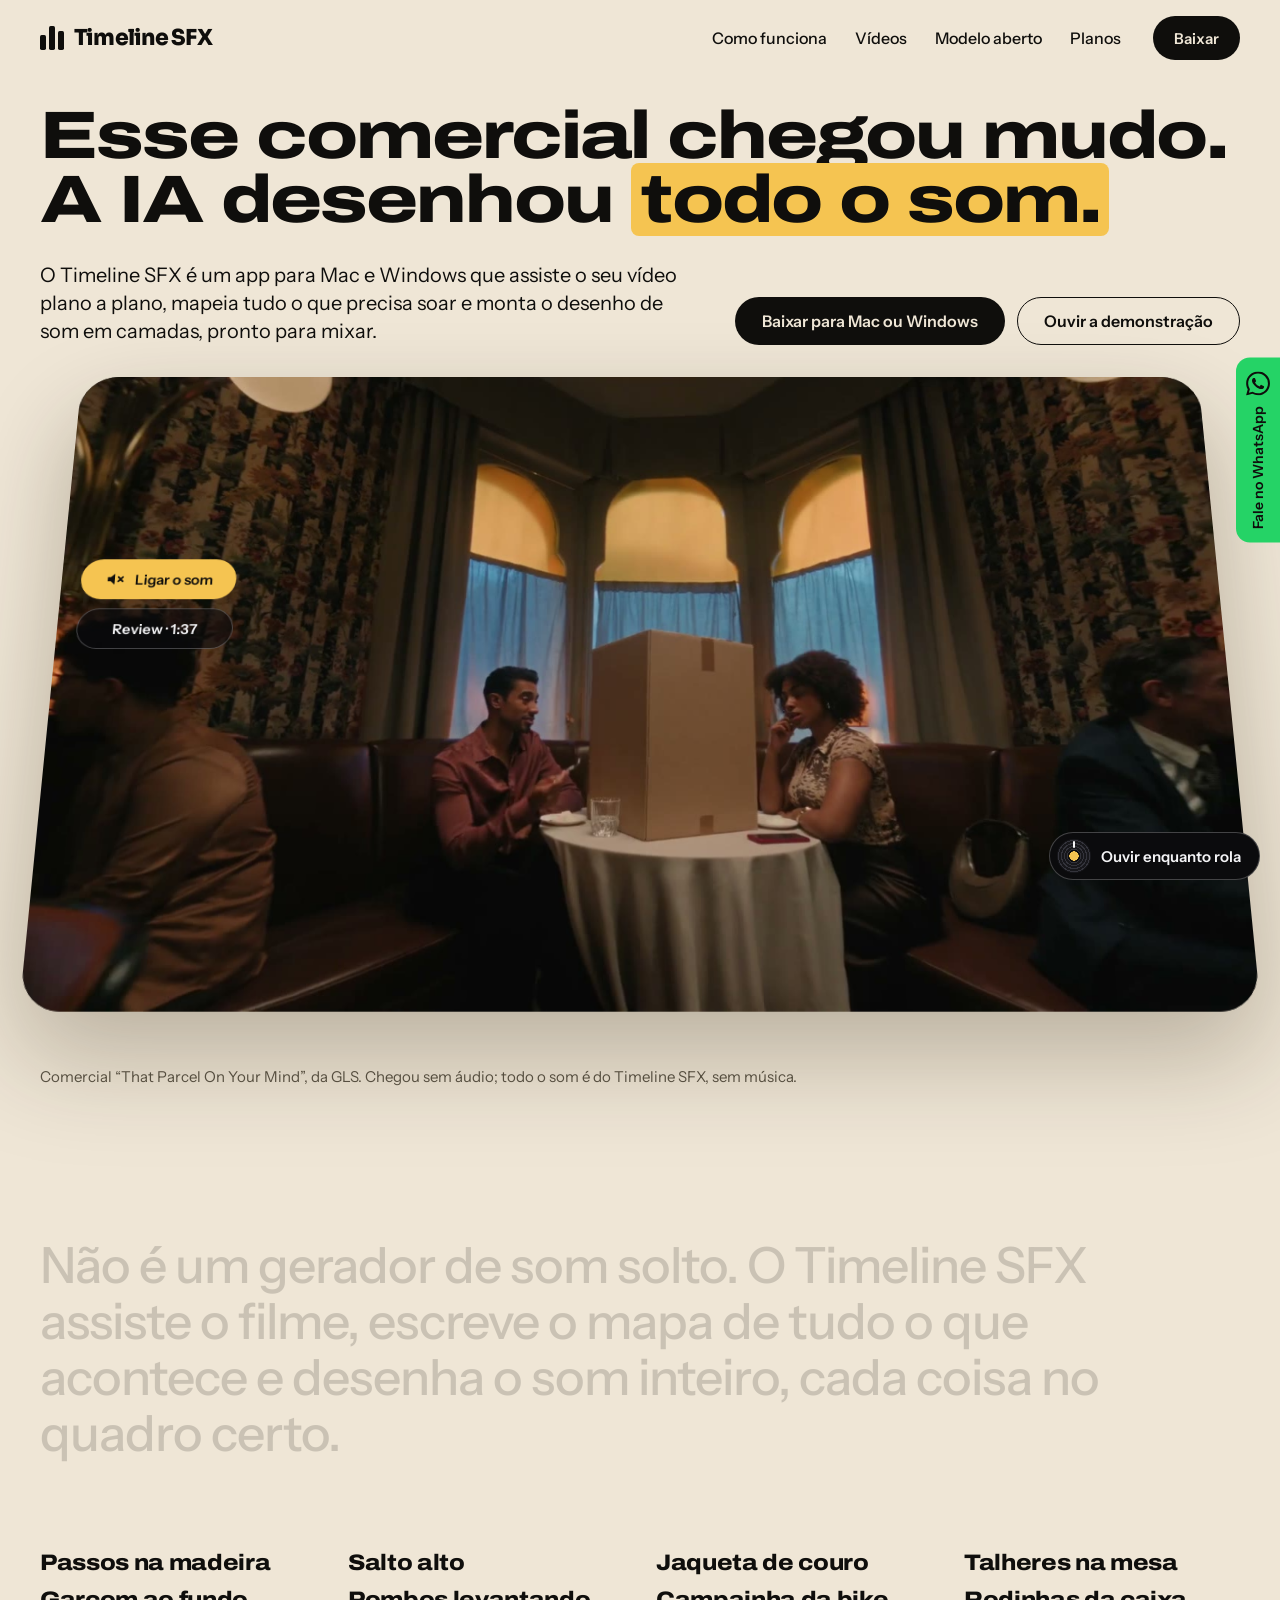
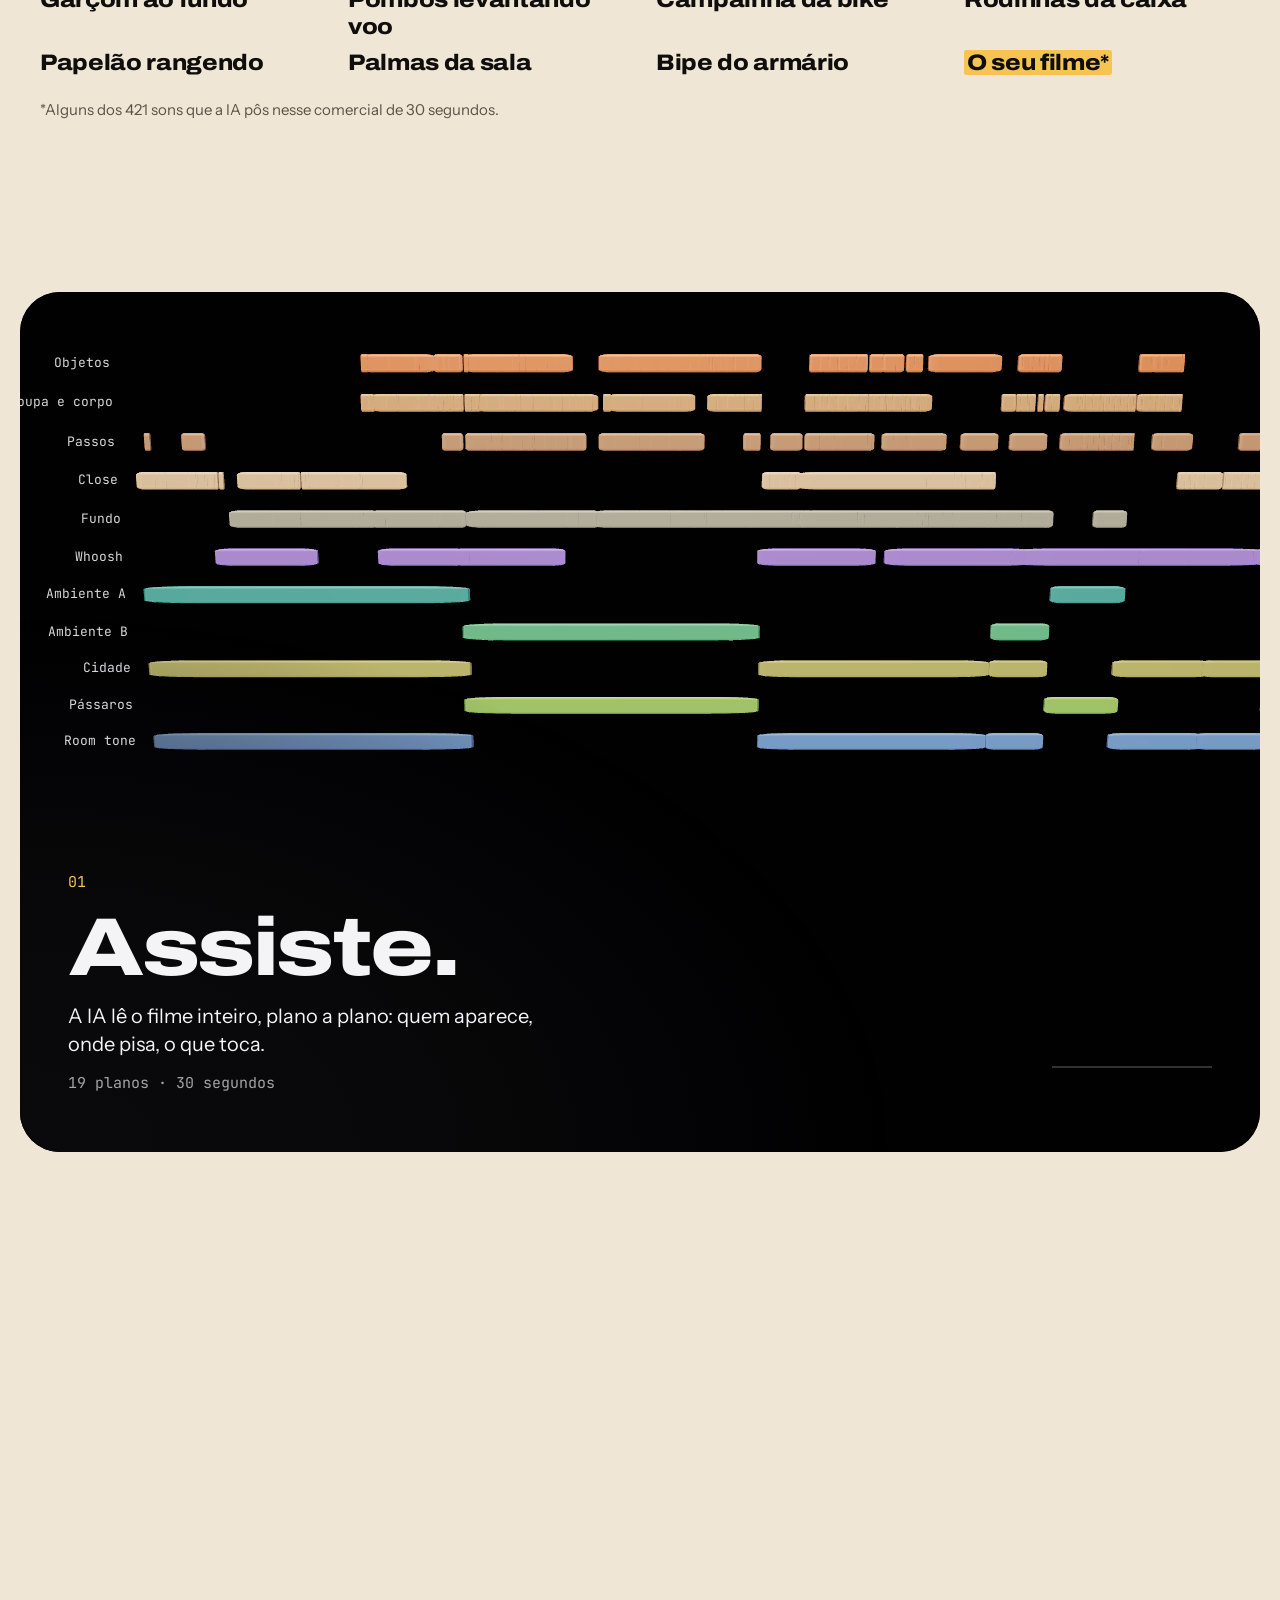
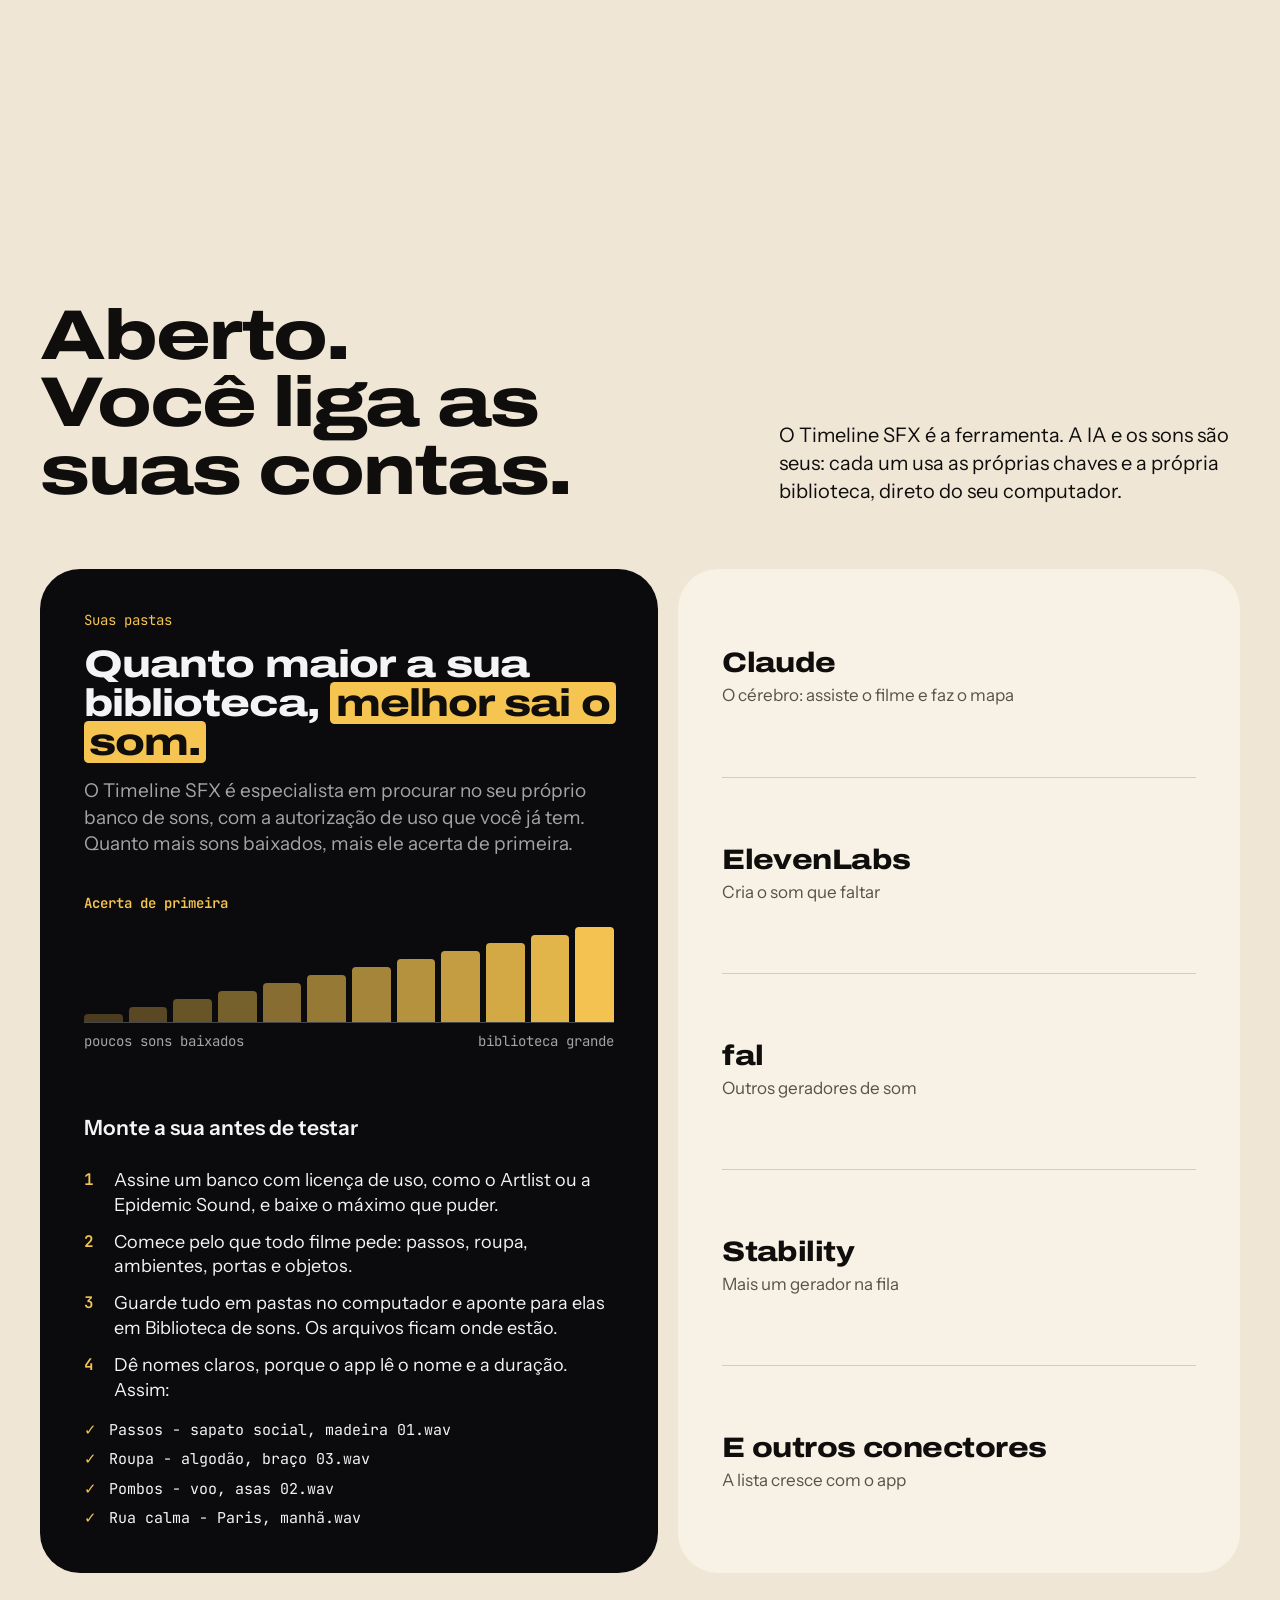
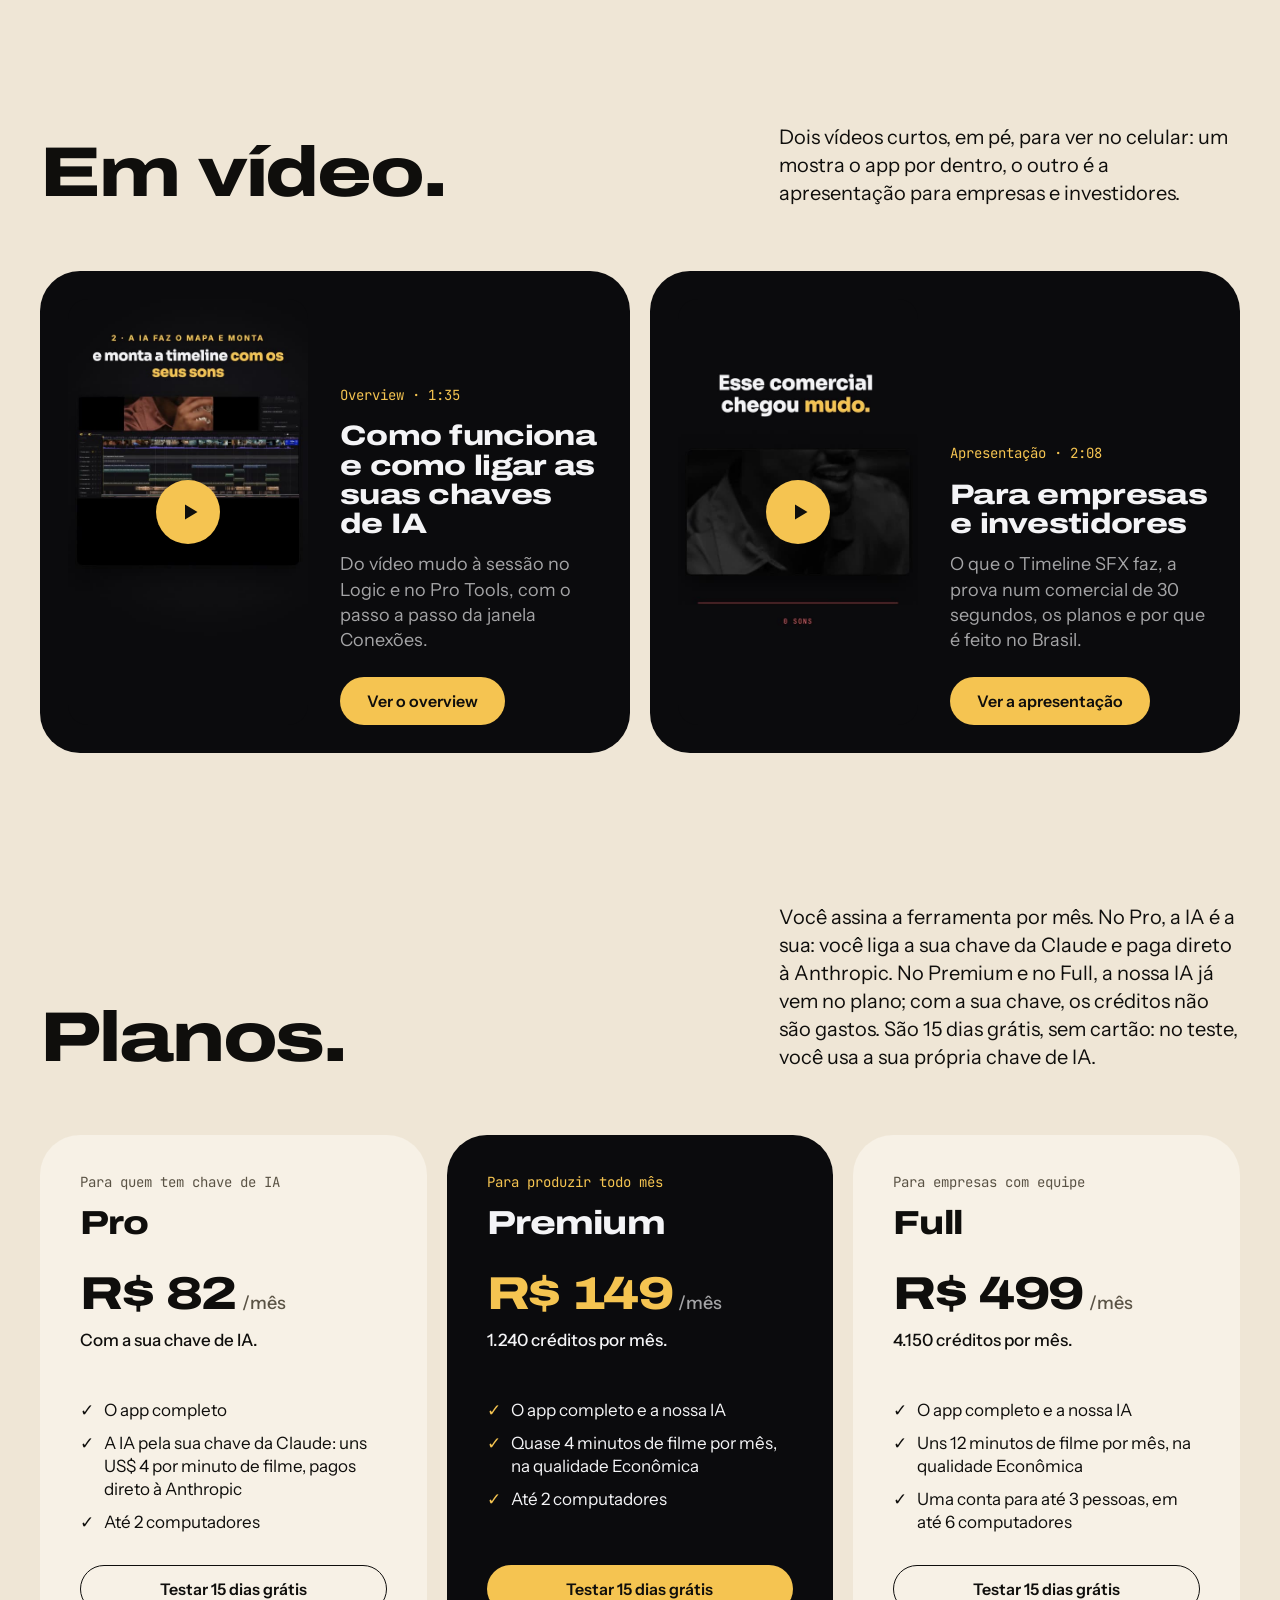
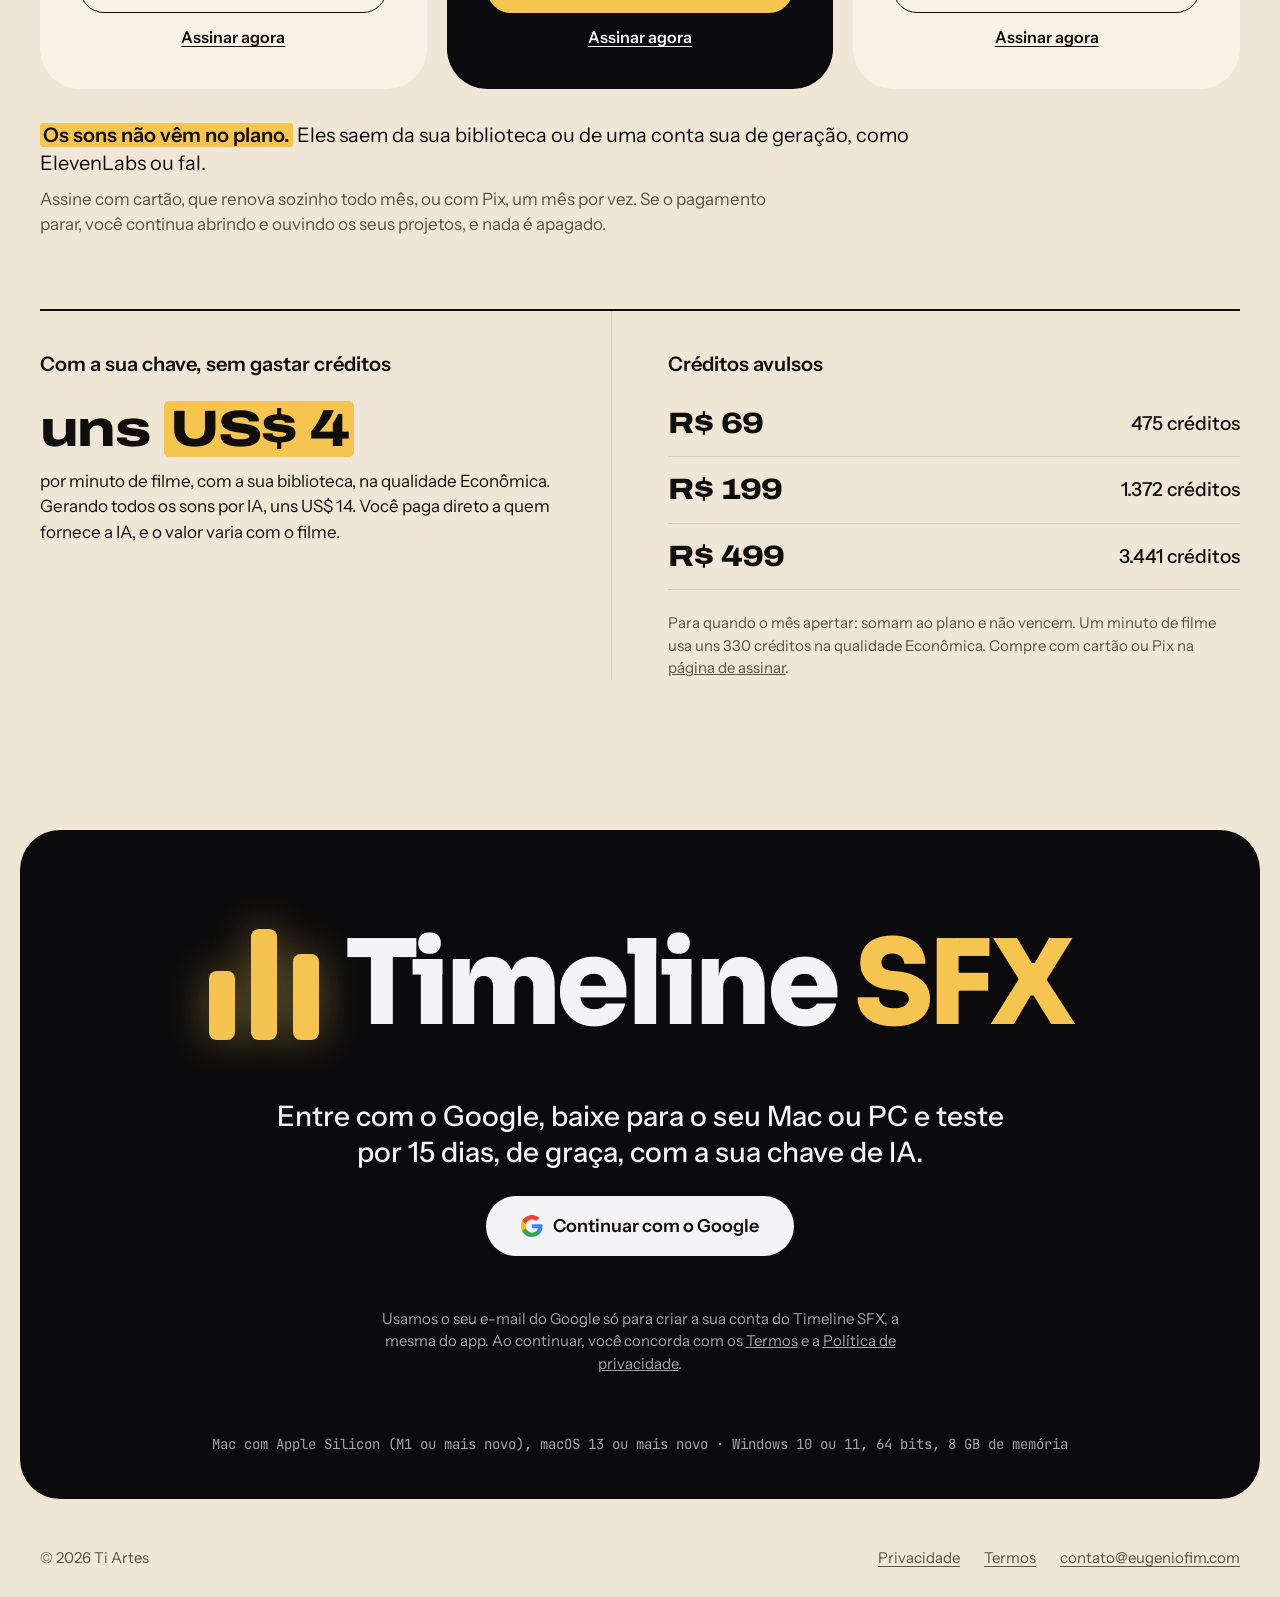
<file: index.html>
<!doctype html>
<html lang="pt-BR">
<head>
<meta charset="utf-8">
<meta name="viewport" content="width=device-width, initial-scale=1">
<title>Timeline SFX · Desenho de som com IA para Mac e Windows</title>
<meta name="description" content="O Timeline SFX assiste o seu vídeo plano a plano, mapeia tudo o que precisa soar e monta o desenho de som em camadas, pronto para o Logic, o Pro Tools, o Premiere e o Resolve.">
<meta property="og:title" content="Timeline SFX · Desenho de som com IA para Mac e Windows">
<meta property="og:description" content="SFX automático. Craft de quem faz à mão. Para video makers, publicitários e produtores de áudio.">
<meta property="og:type" content="website">
<meta property="og:url" content="https://www.timelinesfx.com/">
<meta property="og:image" content="https://www.timelinesfx.com/midia/og-timeline-3d.jpg">
<meta property="og:image:width" content="1200">
<meta property="og:image:height" content="630">
<meta name="twitter:card" content="summary_large_image">
<meta name="theme-color" content="#EFE6D6">
<link rel="icon" href="data:image/svg+xml,%3Csvg xmlns='http://www.w3.org/2000/svg' viewBox='0 0 32 32'%3E%3Crect width='32' height='32' rx='8' fill='%230B0B0D'/%3E%3Crect x='7' y='14' width='5' height='11' rx='1.5' fill='%23F5C451'/%3E%3Crect x='13.5' y='7' width='5' height='18' rx='1.5' fill='%23F5C451'/%3E%3Crect x='20' y='11' width='5' height='14' rx='1.5' fill='%23F5C451'/%3E%3C/svg%3E">
<link rel="preconnect" href="https://fonts.googleapis.com">
<link rel="preconnect" href="https://fonts.gstatic.com" crossorigin>
<link href="https://fonts.googleapis.com/css2?family=Archivo:wdth,wght@100..125,500..900&family=Instrument+Sans:wght@400..700&family=JetBrains+Mono:wght@400;600&family=Sora:wght@800&display=swap" rel="stylesheet">
<link rel="stylesheet" href="estilo.css">
<script type="importmap">{ "imports": { "three": "./vendor/three.module.min.js" } }</script>
</head>
<body>
<a class="pular" href="#conteudo">Pular para o conteúdo</a>

<header class="topo">
  <a class="marca" href="#inicio" aria-label="Timeline SFX, início">
    <span class="barras" aria-hidden="true"><i></i><i></i><i></i></span>
    <span class="nome">Timeline <b>SFX</b></span>
  </a>
  <nav aria-label="Principal">
    <a href="#como">Como funciona</a>
    <a href="#videos">Vídeos</a>
    <a href="#aberto">Modelo aberto</a>
    <a href="#valores">Planos</a>
  </nav>
  <a class="botao botao--tinta botao--p" href="#baixar">Baixar</a>
</header>

<main id="conteudo">
  <section class="heroi" id="inicio">
    <h1>Esse comercial chegou mudo.<br>A IA desenhou <mark>todo o som.</mark></h1>
    <div class="heroi-pe">
      <p>O Timeline SFX é um app para Mac e Windows que assiste o seu vídeo plano a plano, mapeia tudo o que precisa soar e monta o desenho de som em camadas, pronto para mixar.</p>
      <div class="heroi-acoes">
        <a class="botao botao--tinta" href="#baixar">Baixar para Mac ou Windows</a>
        <button class="botao botao--fio" type="button" data-ligar-som>Ouvir a demonstração</button>
      </div>
    </div>

    <div class="video-cena">
      <div class="video-palco" id="palco-video">
        <video id="demo" autoplay muted loop playsinline preload="metadata" poster="midia/poster-gls.jpg" aria-label="Demonstração: o comercial da GLS com o som feito pelo Timeline SFX e a timeline do projeto correndo embaixo">
          <source src="midia/demo.mp4" type="video/mp4">
        </video>
        <div class="video-controles">
          <button class="botao botao--amarelo" type="button" id="som" aria-pressed="false">
            <svg viewBox="0 0 24 24" aria-hidden="true"><path d="M4 9.5v5h3.5L12 18.5v-13L7.5 9.5z"/><path class="onda" d="M15.5 8.8a4.6 4.6 0 0 1 0 6.4M18.2 6.2a8.4 8.4 0 0 1 0 11.6"/><path class="corte" d="M16 9.5l5 5m0-5l-5 5"/></svg>
            <span>Ligar o som</span>
          </button>
          <button class="botao botao--vidro" type="button" id="abrir-review" aria-label="Ver o review completo, 1 minuto e 37 segundos">Review · 1:37</button>
        </div>
      </div>
      <p class="legenda">Comercial “That Parcel On Your Mind”, da GLS. Chegou sem áudio; todo o som é do Timeline SFX, sem música.</p>
    </div>
  </section>

  <section class="manifesto">
    <p class="manifesto-texto" id="manifesto">Não é um gerador de som solto. O Timeline SFX assiste o filme, escreve o mapa de tudo o que acontece e desenha o som inteiro, cada coisa no quadro certo.</p>
    <ul class="sons" aria-label="Alguns dos sons do comercial">
      <li>Passos na madeira</li><li>Salto alto</li><li>Jaqueta de couro</li><li>Talheres na mesa</li>
      <li>Garçom ao fundo</li><li>Pombos levantando voo</li><li>Campainha da bike</li><li>Rodinhas da caixa</li>
      <li>Papelão rangendo</li><li>Palmas da sala</li><li>Bipe do armário</li><li class="seu"><mark>O seu filme*</mark></li>
    </ul>
    <p class="nota">*Alguns dos 421 sons que a IA pôs nesse comercial de 30 segundos.</p>
  </section>

  <section class="cena" id="como" aria-label="Como funciona">
    <div class="cena-fixa">
      <div class="cena-palco" id="cena-palco">
        <canvas id="cena3d" aria-hidden="true"></canvas>
        <div class="rotulos" id="rotulos" aria-hidden="true"></div>
        <ol class="passos" id="passos">
          <li class="passo">
            <span class="passo-n">01</span>
            <h2>Assiste.</h2>
            <p>A IA lê o filme inteiro, plano a plano: quem aparece, onde pisa, o que toca.</p>
            <span class="passo-dado">19 planos · 30 segundos</span>
          </li>
          <li class="passo">
            <span class="passo-n">02</span>
            <h2>Mapeia.</h2>
            <p>Cada ação vira uma linha do mapa, com o quadro exato em que ela acontece.</p>
            <span class="passo-dado">759 linhas no mapa</span>
          </li>
          <li class="passo">
            <span class="passo-n">03</span>
            <h2>Desenha em camadas.</h2>
            <p>Ambiência, passos, roupa, objetos, gente e câmera. Cada som na sua trilha.</p>
            <span class="passo-dado">421 sons · 11 trilhas</span>
          </li>
          <li class="passo">
            <span class="passo-n">04</span>
            <h2>Exporta.</h2>
            <p>Leve para o Logic, o Pro Tools, o Premiere ou o Resolve e mixe do seu jeito.</p>
            <span class="passo-dado">AAF · XML · WAV por trilha</span>
          </li>
        </ol>
        <div class="cena-barra" aria-hidden="true"><i id="cena-progresso"></i></div>
      </div>
    </div>
  </section>

  <section class="aberto" id="aberto">
    <div class="aberto-topo">
      <h2>Aberto.<br>Você liga as suas contas.</h2>
      <p>O Timeline SFX é a ferramenta. A IA e os sons são seus: cada um usa as próprias chaves e a própria biblioteca, direto do seu computador.</p>
    </div>
    <div class="aberto-grade">
      <article class="card card--biblioteca">
        <span class="etiqueta">Suas pastas</span>
        <h3>Quanto maior a sua biblioteca, <mark>melhor sai o som.</mark></h3>
        <p>O Timeline SFX é especialista em procurar no seu próprio banco de sons, com a autorização de uso que você já tem. Quanto mais sons baixados, mais ele acerta de primeira.</p>
        <div class="bib-medidor" role="img" aria-label="Quanto mais sons na sua biblioteca, mais o Timeline SFX acerta de primeira">
          <span class="bib-rotulo" aria-hidden="true">Acerta de primeira</span>
          <div class="bib-barras" aria-hidden="true"><i style="--n:1"></i><i style="--n:2"></i><i style="--n:3"></i><i style="--n:4"></i><i style="--n:5"></i><i style="--n:6"></i><i style="--n:7"></i><i style="--n:8"></i><i style="--n:9"></i><i style="--n:10"></i><i style="--n:11"></i><i style="--n:12"></i></div>
          <div class="bib-eixo" aria-hidden="true"><span>poucos sons baixados</span><span>biblioteca grande</span></div>
        </div>
        <div class="bib-dicas">
          <h4>Monte a sua antes de testar</h4>
          <ol>
            <li>Assine um banco com licença de uso, como o Artlist ou a Epidemic Sound, e baixe o máximo que puder.</li>
            <li>Comece pelo que todo filme pede: passos, roupa, ambientes, portas e objetos.</li>
            <li>Guarde tudo em pastas no computador e aponte para elas em Biblioteca de sons. Os arquivos ficam onde estão.</li>
            <li>Dê nomes claros, porque o app lê o nome e a duração. Assim:</li>
          </ol>
        </div>
        <ul class="arquivos" aria-hidden="true">
          <li>Passos - sapato social, madeira 01.wav</li>
          <li>Roupa - algodão, braço 03.wav</li>
          <li>Pombos - voo, asas 02.wav</li>
          <li>Rua calma - Paris, manhã.wav</li>
        </ul>
      </article>
      <ul class="conectores">
        <li><b>Claude</b><span>O cérebro: assiste o filme e faz o mapa</span></li>
        <li><b>ElevenLabs</b><span>Cria o som que faltar</span></li>
        <li><b>fal</b><span>Outros geradores de som</span></li>
        <li><b>Stability</b><span>Mais um gerador na fila</span></li>
        <li class="fim"><b>E outros conectores</b><span>A lista cresce com o app</span></li>
      </ul>
    </div>
  </section>

  <section class="videos" id="videos">
    <div class="aberto-topo">
      <h2>Em vídeo.</h2>
      <p>Dois vídeos curtos, em pé, para ver no celular: um mostra o app por dentro, o outro é a apresentação para empresas e investidores.</p>
    </div>
    <div class="videos-grade">
      <article class="video-card">
        <button class="video-capa" type="button" tabindex="-1" aria-hidden="true" data-video="midia/overview.mp4" data-capa="midia/capa-overview.jpg" data-nome="Overview do Timeline SFX">
          <img src="midia/capa-overview.jpg" alt="" width="540" height="960" loading="lazy" decoding="async">
          <span class="video-play"><svg viewBox="0 0 24 24" aria-hidden="true"><path d="M7 4.5v15l12.5-7.5z"/></svg></span>
        </button>
        <div class="video-texto">
          <span class="etiqueta" data-duracao="overview">Overview · 1:35</span>
          <h3>Como funciona e como ligar as suas chaves de IA</h3>
          <p>Do vídeo mudo à sessão no Logic e no Pro Tools, com o passo a passo da janela Conexões.</p>
          <button class="botao botao--amarelo" type="button" data-video="midia/overview.mp4" data-capa="midia/capa-overview.jpg" data-nome="Overview do Timeline SFX">Ver o overview</button>
        </div>
      </article>
      <article class="video-card">
        <button class="video-capa" type="button" tabindex="-1" aria-hidden="true" data-video="midia/apresentacao.mp4" data-capa="midia/capa-apresentacao.jpg" data-nome="Apresentação do Timeline SFX">
          <img src="midia/capa-apresentacao.jpg" alt="" width="540" height="960" loading="lazy" decoding="async">
          <span class="video-play"><svg viewBox="0 0 24 24" aria-hidden="true"><path d="M7 4.5v15l12.5-7.5z"/></svg></span>
        </button>
        <div class="video-texto">
          <span class="etiqueta" data-duracao="apresentacao">Apresentação · 2:08</span>
          <h3>Para empresas e investidores</h3>
          <p>O que o Timeline SFX faz, a prova num comercial de 30 segundos, os planos e por que é feito no Brasil.</p>
          <button class="botao botao--amarelo" type="button" data-video="midia/apresentacao.mp4" data-capa="midia/capa-apresentacao.jpg" data-nome="Apresentação do Timeline SFX">Ver a apresentação</button>
        </div>
      </article>
    </div>
  </section>

  <section class="valores" id="valores">
    <div class="aberto-topo">
      <h2>Planos.</h2>
      <p>Você assina a ferramenta por mês. No Pro, a IA é a sua: você liga a sua chave da Claude e paga direto à Anthropic. No Premium e no Full, a nossa IA já vem no plano; com a sua chave, os créditos não são gastos. São 15 dias grátis, sem cartão: no teste, você usa a sua própria chave de IA.</p>
    </div>
    <div class="planos">
      <article class="plano">
        <span class="etiqueta">Para quem tem chave de IA</span>
        <h3>Pro</h3>
        <p class="plano-preco">R$ 82<small>/mês</small></p>
        <p class="plano-nota">Com a sua chave de IA.</p>
        <ul>
          <li>O app completo</li>
          <li>A IA pela sua chave da Claude: uns US$ 4 por minuto de filme, pagos direto à Anthropic</li>
          <li>Até 2 computadores</li>
        </ul>
        <a class="botao botao--fio" href="#baixar">Testar 15 dias grátis</a>
        <a class="plano-assinar" href="assinar.html?plano=Pro">Assinar agora</a>
      </article>
      <article class="plano plano--destaque">
        <span class="etiqueta">Para produzir todo mês</span>
        <h3>Premium</h3>
        <p class="plano-preco">R$ 149<small>/mês</small></p>
        <p class="plano-nota">1.240 créditos por mês.</p>
        <ul>
          <li>O app completo e a nossa IA</li>
          <li>Quase 4 minutos de filme por mês, na qualidade Econômica</li>
          <li>Até 2 computadores</li>
        </ul>
        <a class="botao botao--amarelo" href="#baixar">Testar 15 dias grátis</a>
        <a class="plano-assinar" href="assinar.html?plano=Premium">Assinar agora</a>
      </article>
      <article class="plano">
        <span class="etiqueta">Para empresas com equipe</span>
        <h3>Full</h3>
        <p class="plano-preco">R$ 499<small>/mês</small></p>
        <p class="plano-nota">4.150 créditos por mês.</p>
        <ul>
          <li>O app completo e a nossa IA</li>
          <li>Uns 12 minutos de filme por mês, na qualidade Econômica</li>
          <li>Uma conta para até 3 pessoas, em até 6 computadores</li>
        </ul>
        <a class="botao botao--fio" href="#baixar">Testar 15 dias grátis</a>
        <a class="plano-assinar" href="assinar.html?plano=Full">Assinar agora</a>
      </article>
    </div>
    <p class="planos-sons"><b>Os sons não vêm no plano.</b> Eles saem da sua biblioteca ou de uma conta sua de geração, como ElevenLabs ou fal.</p>
    <p class="planos-miudo">Assine com cartão, que renova sozinho todo mês, ou com Pix, um mês por vez. Se o pagamento parar, você continua abrindo e ouvindo os seus projetos, e nada é apagado.</p>
    <div class="valores-grade">
      <article class="valor valor--chaves">
        <h3>Com a sua chave, sem gastar créditos</h3>
        <p class="valor-grande">uns <b>US$ 4</b></p>
        <p>por minuto de filme, com a sua biblioteca, na qualidade Econômica. Gerando todos os sons por IA, uns US$ 14. Você paga direto a quem fornece a IA, e o valor varia com o filme.</p>
      </article>
      <article class="valor valor--creditos">
        <h3>Créditos avulsos</h3>
        <table>
          <caption class="oculto">Pacotes de créditos</caption>
          <tbody>
            <tr><th scope="row">R$ 69</th><td>475 créditos</td></tr>
            <tr><th scope="row">R$ 199</th><td>1.372 créditos</td></tr>
            <tr><th scope="row">R$ 499</th><td>3.441 créditos</td></tr>
          </tbody>
        </table>
        <p class="nota">Para quando o mês apertar: somam ao plano e não vencem. Um minuto de filme usa uns 330 créditos na qualidade Econômica. Compre com cartão ou Pix na <a href="assinar.html#creditos">página de assinar</a>.</p>
      </article>
    </div>
  </section>

  <section class="baixar" id="baixar">
    <div class="baixar-palco">
      <div class="marca marca--grande" aria-hidden="true">
        <span class="barras"><i></i><i></i><i></i></span>
        <span class="nome">Timeline <b>SFX</b></span>
      </div>
      <h2 class="oculto">Baixar o Timeline SFX</h2>

      <div class="baixar-caixa" id="caixa-entrar">
        <p class="baixar-frase">Entre com o Google, baixe para o seu Mac ou PC e teste por 15 dias, de graça, com a sua chave de IA.</p>
        <button class="botao botao--branco botao--g" type="button" id="entrar-google">
          <svg viewBox="0 0 24 24" aria-hidden="true"><path fill="#4285F4" d="M23.5 12.3c0-.8-.1-1.6-.2-2.3H12v4.5h6.5a5.5 5.5 0 0 1-2.4 3.6v3h3.9c2.2-2.1 3.5-5.1 3.5-8.8z"/><path fill="#34A853" d="M12 24c3.2 0 6-1.1 8-2.9l-3.9-3c-1.1.7-2.5 1.2-4.1 1.2-3.1 0-5.8-2.1-6.7-5H1.2v3.1A12 12 0 0 0 12 24z"/><path fill="#FBBC05" d="M5.3 14.3a7.2 7.2 0 0 1 0-4.6V6.6H1.2a12 12 0 0 0 0 10.8z"/><path fill="#EA4335" d="M12 4.8c1.8 0 3.3.6 4.6 1.8l3.4-3.4A11.9 11.9 0 0 0 1.2 6.6l4.1 3.1c.9-2.9 3.6-4.9 6.7-4.9z"/></svg>
          Continuar com o Google
        </button>
        <p class="baixar-aviso" id="aviso-entrar" role="status"></p>
        <p class="baixar-miudo">Usamos o seu e-mail do Google só para criar a sua conta do Timeline SFX, a mesma do app. Ao continuar, você concorda com os <a href="termos.html">Termos</a> e a <a href="privacidade.html">Política de privacidade</a>.</p>
      </div>

      <div class="baixar-caixa" id="caixa-baixar" hidden>
        <p class="baixar-frase">Pronto, <span id="quem"></span>.</p>
        <div class="baixar-botoes">
          <a class="botao botao--amarelo botao--g" id="link-dmg" href="#" download data-sistema="mac">
            <svg viewBox="0 0 24 24" aria-hidden="true"><path d="M12 3v12m0 0l-4.5-4.5M12 15l4.5-4.5M4 20h16"/></svg>
            <span>Baixar para Mac</span>
          </a>
          <a class="botao botao--branco botao--g" id="link-exe" href="#" download data-sistema="windows">
            <svg viewBox="0 0 24 24" aria-hidden="true"><path d="M12 3v12m0 0l-4.5-4.5M12 15l4.5-4.5M4 20h16"/></svg>
            <span>Baixar para Windows</span>
          </a>
        </div>
        <p class="baixar-miudo" id="dmg-dados"></p>
        <ol class="baixar-passos" data-sistema="mac">
          <li>Abra o arquivo e arraste o Timeline SFX para Aplicativos.</li>
          <li>Na primeira vez, o Mac avisa que não conseguiu verificar o app. Abra Ajustes do Sistema, Privacidade e Segurança, e clique em Abrir Mesmo Assim.</li>
          <li>Entre com esta mesma conta do Google dentro do app.</li>
        </ol>
        <ol class="baixar-passos" data-sistema="windows" hidden>
          <li>Abra o instalador e clique em Avançar até o fim. Ele não pede senha de administrador.</li>
          <li>Na primeira vez, o Windows pode mostrar “O Windows protegeu o computador”. Clique em Mais informações e depois em Executar assim mesmo.</li>
          <li>Abra o Timeline SFX pelo menu Iniciar e entre com esta mesma conta do Google.</li>
        </ol>
        <button class="link-sair" type="button" id="sair">Sair desta conta</button>
      </div>

      <p class="baixar-req">Mac com Apple Silicon (M1 ou mais novo), macOS 13 ou mais novo · Windows 10 ou 11, 64 bits, 8 GB de memória</p>
    </div>
  </section>
</main>

<footer class="rodape">
  <span>© 2026 Ti Artes</span>
  <nav class="rodape-links" aria-label="Rodapé">
    <a href="privacidade.html">Privacidade</a>
    <a href="termos.html">Termos</a>
    <a href="mailto:contato@eugeniofim.com">contato@eugeniofim.com</a>
  </nav>
</footer>

<a class="whats" href="https://wa.me/5541991566444?text=Ol%C3%A1!%20Vim%20pelo%20site%20do%20Timeline%20SFX%20e%20quero%20saber%20mais." target="_blank" rel="noopener" aria-label="Falar pelo WhatsApp">
  <svg viewBox="0 0 24 24" aria-hidden="true"><path d="M17.472 14.382c-.297-.149-1.758-.867-2.03-.967-.273-.099-.471-.148-.67.15-.197.297-.767.966-.94 1.164-.173.199-.347.223-.644.075-.297-.15-1.255-.463-2.39-1.475-.883-.788-1.48-1.761-1.653-2.059-.173-.297-.018-.458.13-.606.134-.133.298-.347.446-.52.149-.174.198-.298.298-.497.099-.198.05-.371-.025-.52-.075-.149-.669-1.612-.916-2.207-.242-.579-.487-.5-.669-.51-.173-.008-.371-.01-.57-.01-.198 0-.52.074-.792.372-.272.297-1.04 1.016-1.04 2.479 0 1.462 1.065 2.875 1.213 3.074.149.198 2.096 3.2 5.077 4.487.709.306 1.262.489 1.694.625.712.227 1.36.195 1.871.118.571-.085 1.758-.719 2.006-1.413.248-.694.248-1.289.173-1.413-.074-.124-.272-.198-.57-.347m-5.421 7.403h-.004a9.87 9.87 0 01-5.031-1.378l-.361-.214-3.741.982.998-3.648-.235-.374a9.86 9.86 0 01-1.51-5.26c.001-5.45 4.436-9.884 9.888-9.884 2.64 0 5.122 1.03 6.988 2.898a9.825 9.825 0 012.893 6.994c-.003 5.45-4.437 9.884-9.885 9.884m8.413-18.297A11.815 11.815 0 0012.05 0C5.495 0 .16 5.335.157 11.892c0 2.096.547 4.142 1.588 5.945L.057 24l6.305-1.654a11.882 11.882 0 005.683 1.448h.005c6.554 0 11.89-5.335 11.893-11.893a11.821 11.821 0 00-3.48-8.413z"/></svg>
  <span>Fale no WhatsApp</span>
</a>

<button class="voz" id="voz" type="button" aria-pressed="false" aria-label="Ouvir a locução do site enquanto rola a página">
  <span class="voz-disco" aria-hidden="true"></span>
  <span class="voz-rotulo">Ouvir enquanto rola</span>
</button>

<dialog id="d-review" aria-label="Review completo do Timeline SFX">
  <button class="fechar" type="button" id="fechar-review" aria-label="Fechar">
    <svg viewBox="0 0 24 24" aria-hidden="true"><path d="M6 6l12 12M18 6L6 18"/></svg>
  </button>
  <video id="review" controls playsinline preload="none" poster="midia/poster-gls.jpg"></video>
</dialog>

<script src="vendor/gsap.min.js"></script>
<script src="vendor/ScrollTrigger.min.js"></script>
<script src="vendor/lenis.min.js"></script>
<script src="vendor/supabase.js"></script>
<script src="config.js"></script>
<script type="module" src="app.js"></script>
</body>
</html>
</file>
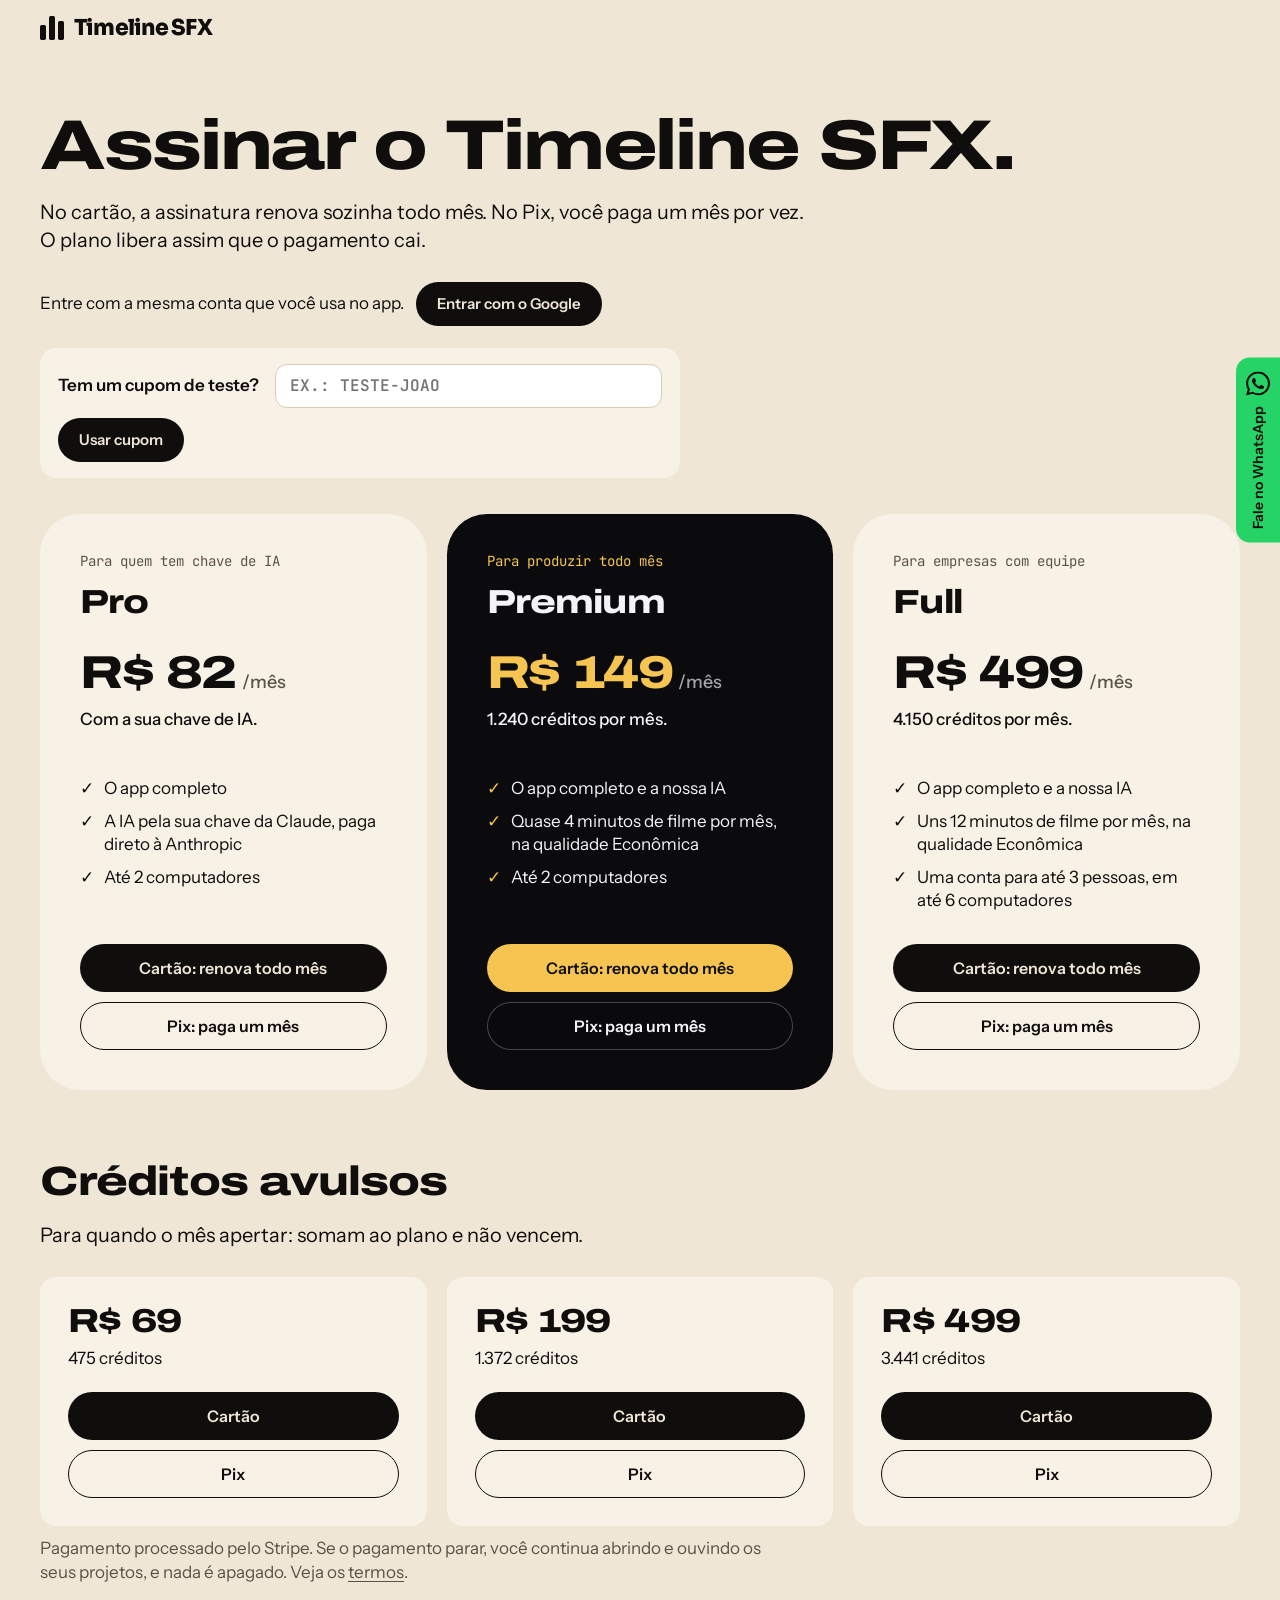
<file: assinar.html>
<!doctype html>
<html lang="pt-BR">
<head>
<meta charset="utf-8">
<meta name="viewport" content="width=device-width, initial-scale=1">
<meta name="theme-color" content="#EFE6D6">
<link rel="icon" href="data:image/svg+xml,%3Csvg xmlns='http://www.w3.org/2000/svg' viewBox='0 0 32 32'%3E%3Crect width='32' height='32' rx='8' fill='%230B0B0D'/%3E%3Crect x='7' y='14' width='5' height='11' rx='1.5' fill='%23F5C451'/%3E%3Crect x='13.5' y='7' width='5' height='18' rx='1.5' fill='%23F5C451'/%3E%3Crect x='20' y='11' width='5' height='14' rx='1.5' fill='%23F5C451'/%3E%3C/svg%3E">
<link rel="preconnect" href="https://fonts.googleapis.com">
<link rel="preconnect" href="https://fonts.gstatic.com" crossorigin>
<link href="https://fonts.googleapis.com/css2?family=Archivo:wdth,wght@100..125,500..900&family=Instrument+Sans:wght@400..700&family=JetBrains+Mono:wght@400;600&family=Sora:wght@800&display=swap" rel="stylesheet">
<link rel="stylesheet" href="estilo.css">
<title>Assinar · Timeline SFX</title>
<meta name="description" content="Assine o Timeline SFX com cartão ou Pix.">
<meta name="robots" content="noindex">
</head>
<body>
<header class="topo">
  <a class="marca" href="./" aria-label="Timeline SFX, início">
    <span class="barras" aria-hidden="true"><i></i><i></i><i></i></span>
    <span class="nome">Timeline <b>SFX</b></span>
  </a>
</header>
<main class="assinar">
  <h1>Assinar o Timeline SFX.</h1>
  <p class="assinar-lead">No cartão, a assinatura renova sozinha todo mês. No Pix, você paga um mês por vez. O plano libera assim que o pagamento cai.</p>
  <p class="assinar-aviso" id="aviso" role="status" hidden></p>
  <div class="assinar-conta">
    <span id="conta-texto">Entre com a mesma conta que você usa no app.</span>
    <button class="botao botao--tinta botao--p" type="button" id="entrar">Entrar com o Google</button>
    <button class="botao botao--fio botao--p" type="button" id="portal" hidden>Trocar cartão ou cancelar</button>
    <button class="botao botao--fio botao--p" type="button" id="sair" hidden>Trocar de conta</button>
  </div>
  <form class="assinar-cupom" id="cupom">
    <label for="cupom-codigo">Tem um cupom de teste?</label>
    <input id="cupom-codigo" name="codigo" autocomplete="off" autocapitalize="characters" spellcheck="false" placeholder="Ex.: TESTE-JOAO" maxlength="40" required>
    <button class="botao botao--tinta botao--p" type="submit">Usar cupom</button>
  </form>
  <div class="planos">
      <article class="plano" id="plano-Pro">
        <span class="etiqueta">Para quem tem chave de IA</span>
        <h3>Pro</h3>
        <p class="plano-preco">R$ 82<small>/mês</small></p>
        <p class="plano-nota">Com a sua chave de IA.</p>
        <ul>
          <li>O app completo</li>
          <li>A IA pela sua chave da Claude, paga direto à Anthropic</li>
          <li>Até 2 computadores</li>
        </ul>
        <div class="plano-formas">
          <button class="botao botao--tinta" type="button" data-pagar data-tipo="plano" data-plano="Pro" data-forma="cartao">Cartão: renova todo mês</button>
          <button class="botao botao--fio" type="button" data-pagar data-tipo="plano" data-plano="Pro" data-forma="pix">Pix: paga um mês</button>
        </div>
      </article>
      <article class="plano plano--destaque" id="plano-Premium">
        <span class="etiqueta">Para produzir todo mês</span>
        <h3>Premium</h3>
        <p class="plano-preco">R$ 149<small>/mês</small></p>
        <p class="plano-nota">1.240 créditos por mês.</p>
        <ul>
          <li>O app completo e a nossa IA</li>
          <li>Quase 4 minutos de filme por mês, na qualidade Econômica</li>
          <li>Até 2 computadores</li>
        </ul>
        <div class="plano-formas">
          <button class="botao botao--amarelo" type="button" data-pagar data-tipo="plano" data-plano="Premium" data-forma="cartao">Cartão: renova todo mês</button>
          <button class="botao botao--vidro" type="button" data-pagar data-tipo="plano" data-plano="Premium" data-forma="pix">Pix: paga um mês</button>
        </div>
      </article>
      <article class="plano" id="plano-Full">
        <span class="etiqueta">Para empresas com equipe</span>
        <h3>Full</h3>
        <p class="plano-preco">R$ 499<small>/mês</small></p>
        <p class="plano-nota">4.150 créditos por mês.</p>
        <ul>
          <li>O app completo e a nossa IA</li>
          <li>Uns 12 minutos de filme por mês, na qualidade Econômica</li>
          <li>Uma conta para até 3 pessoas, em até 6 computadores</li>
        </ul>
        <div class="plano-formas">
          <button class="botao botao--tinta" type="button" data-pagar data-tipo="plano" data-plano="Full" data-forma="cartao">Cartão: renova todo mês</button>
          <button class="botao botao--fio" type="button" data-pagar data-tipo="plano" data-plano="Full" data-forma="pix">Pix: paga um mês</button>
        </div>
      </article>
  </div>
  <section class="assinar-creditos" id="teste" hidden>
    <h2>Teste de pagamento</h2>
    <p class="assinar-lead">R$ 1 no Pix, só para a conta do estúdio. Serve para conferir o caminho inteiro: pagamento, liberação e e-mails.</p>
    <div class="plano-formas" style="max-width:360px;margin-top:20px">
      <button class="botao botao--tinta" type="button" data-pagar data-tipo="teste" data-forma="pix">Pix de teste: R$ 1</button>
    </div>
  </section>
  <section class="assinar-creditos" id="creditos">
    <h2>Créditos avulsos</h2>
    <p class="assinar-lead">Para quando o mês apertar: somam ao plano e não vencem.</p>
    <div class="creditos-lista">
      <article class="credito">
        <p class="credito-valor">R$ 69</p>
        <p class="credito-nota">475 créditos</p>
        <div class="plano-formas">
          <button class="botao botao--tinta" type="button" data-pagar data-tipo="creditos" data-valor="69" data-forma="cartao">Cartão</button>
          <button class="botao botao--fio" type="button" data-pagar data-tipo="creditos" data-valor="69" data-forma="pix">Pix</button>
        </div>
      </article>
      <article class="credito">
        <p class="credito-valor">R$ 199</p>
        <p class="credito-nota">1.372 créditos</p>
        <div class="plano-formas">
          <button class="botao botao--tinta" type="button" data-pagar data-tipo="creditos" data-valor="199" data-forma="cartao">Cartão</button>
          <button class="botao botao--fio" type="button" data-pagar data-tipo="creditos" data-valor="199" data-forma="pix">Pix</button>
        </div>
      </article>
      <article class="credito">
        <p class="credito-valor">R$ 499</p>
        <p class="credito-nota">3.441 créditos</p>
        <div class="plano-formas">
          <button class="botao botao--tinta" type="button" data-pagar data-tipo="creditos" data-valor="499" data-forma="cartao">Cartão</button>
          <button class="botao botao--fio" type="button" data-pagar data-tipo="creditos" data-valor="499" data-forma="pix">Pix</button>
        </div>
      </article>
    </div>
  </section>
  <p class="planos-miudo">Pagamento processado pelo Stripe. Se o pagamento parar, você continua abrindo e ouvindo os seus projetos, e nada é apagado. Veja os <a href="termos.html">termos</a>.</p>
</main>
<a class="whats" href="https://wa.me/5541991566444?text=Ol%C3%A1!%20Vim%20pelo%20site%20do%20Timeline%20SFX%20e%20quero%20saber%20mais." target="_blank" rel="noopener" aria-label="Falar pelo WhatsApp">
  <svg viewBox="0 0 24 24" aria-hidden="true"><path d="M17.472 14.382c-.297-.149-1.758-.867-2.03-.967-.273-.099-.471-.148-.67.15-.197.297-.767.966-.94 1.164-.173.199-.347.223-.644.075-.297-.15-1.255-.463-2.39-1.475-.883-.788-1.48-1.761-1.653-2.059-.173-.297-.018-.458.13-.606.134-.133.298-.347.446-.52.149-.174.198-.298.298-.497.099-.198.05-.371-.025-.52-.075-.149-.669-1.612-.916-2.207-.242-.579-.487-.5-.669-.51-.173-.008-.371-.01-.57-.01-.198 0-.52.074-.792.372-.272.297-1.04 1.016-1.04 2.479 0 1.462 1.065 2.875 1.213 3.074.149.198 2.096 3.2 5.077 4.487.709.306 1.262.489 1.694.625.712.227 1.36.195 1.871.118.571-.085 1.758-.719 2.006-1.413.248-.694.248-1.289.173-1.413-.074-.124-.272-.198-.57-.347m-5.421 7.403h-.004a9.87 9.87 0 01-5.031-1.378l-.361-.214-3.741.982.998-3.648-.235-.374a9.86 9.86 0 01-1.51-5.26c.001-5.45 4.436-9.884 9.888-9.884 2.64 0 5.122 1.03 6.988 2.898a9.825 9.825 0 012.893 6.994c-.003 5.45-4.437 9.884-9.885 9.884m8.413-18.297A11.815 11.815 0 0012.05 0C5.495 0 .16 5.335.157 11.892c0 2.096.547 4.142 1.588 5.945L.057 24l6.305-1.654a11.882 11.882 0 005.683 1.448h.005c6.554 0 11.89-5.335 11.893-11.893a11.821 11.821 0 00-3.48-8.413z"/></svg>
  <span>Fale no WhatsApp</span>
</a>

<script src="vendor/supabase.js"></script>
<script src="config.js"></script>
<script type="module" src="assinar.js"></script>
</body>
</html>
</file>
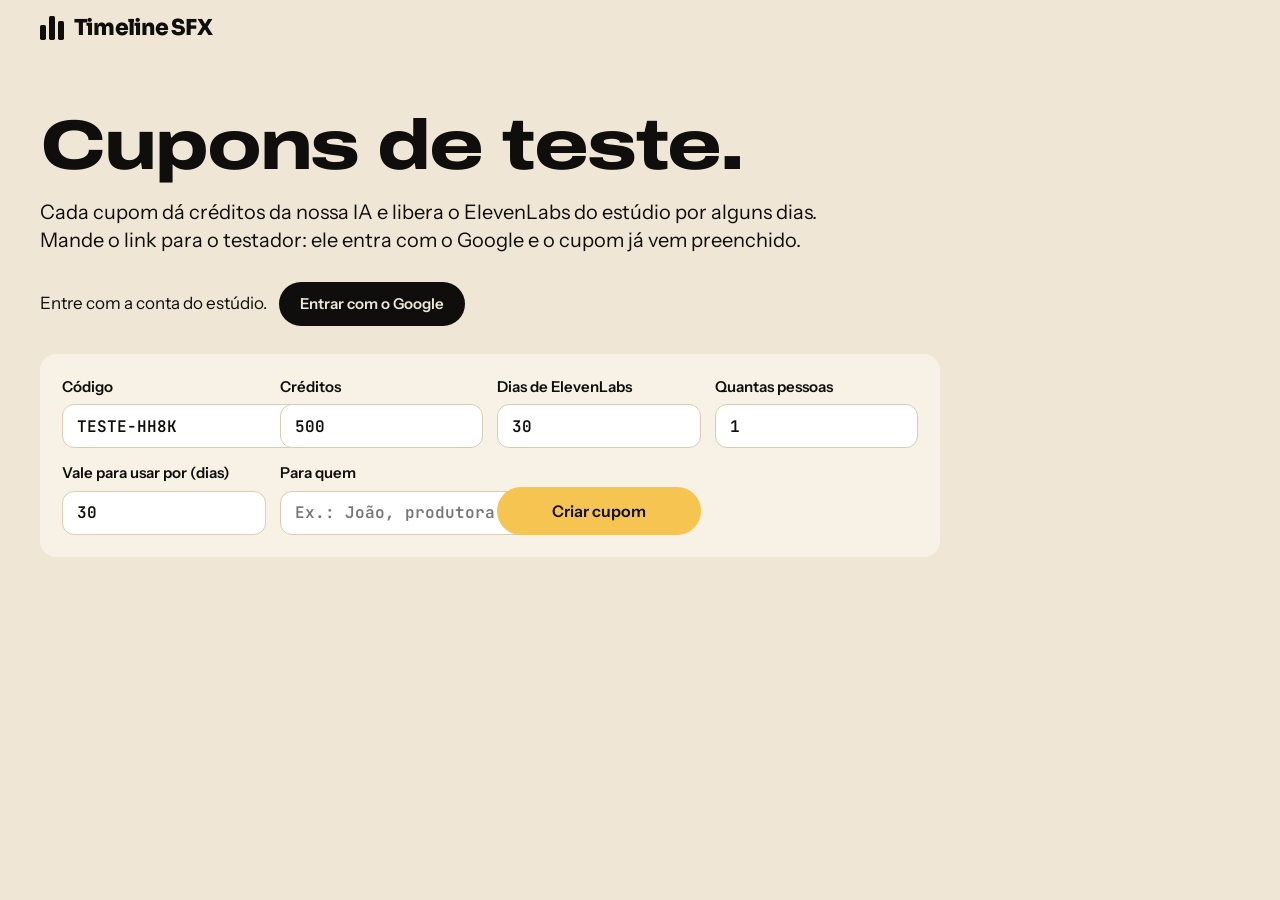
<file: cupons.html>
<!doctype html>
<html lang="pt-BR">
<head>
<meta charset="utf-8">
<meta name="viewport" content="width=device-width, initial-scale=1">
<meta name="theme-color" content="#EFE6D6">
<link rel="icon" href="data:image/svg+xml,%3Csvg xmlns='http://www.w3.org/2000/svg' viewBox='0 0 32 32'%3E%3Crect width='32' height='32' rx='8' fill='%230B0B0D'/%3E%3Crect x='7' y='14' width='5' height='11' rx='1.5' fill='%23F5C451'/%3E%3Crect x='13.5' y='7' width='5' height='18' rx='1.5' fill='%23F5C451'/%3E%3Crect x='20' y='11' width='5' height='14' rx='1.5' fill='%23F5C451'/%3E%3C/svg%3E">
<link rel="preconnect" href="https://fonts.googleapis.com">
<link rel="preconnect" href="https://fonts.gstatic.com" crossorigin>
<link href="https://fonts.googleapis.com/css2?family=Archivo:wdth,wght@100..125,500..900&family=Instrument+Sans:wght@400..700&family=JetBrains+Mono:wght@400;600&family=Sora:wght@800&display=swap" rel="stylesheet">
<link rel="stylesheet" href="estilo.css">
<title>Cupons · Timeline SFX</title>
<meta name="robots" content="noindex">
</head>
<body>
<header class="topo">
  <a class="marca" href="./" aria-label="Timeline SFX, início">
    <span class="barras" aria-hidden="true"><i></i><i></i><i></i></span>
    <span class="nome">Timeline <b>SFX</b></span>
  </a>
</header>
<main class="assinar">
  <h1>Cupons de teste.</h1>
  <p class="assinar-lead">Cada cupom dá créditos da nossa IA e libera o ElevenLabs do estúdio por alguns dias. Mande o link para o testador: ele entra com o Google e o cupom já vem preenchido.</p>
  <p class="assinar-aviso" id="aviso" role="status" hidden></p>
  <div class="assinar-conta">
    <span id="conta-texto">Entre com a conta do estúdio.</span>
    <button class="botao botao--tinta botao--p" type="button" id="entrar">Entrar com o Google</button>
  </div>
  <form class="cupons-form" id="novo" hidden>
    <label>Código<input id="c-codigo" required maxlength="30" placeholder="TESTE-JOAO"></label>
    <label>Créditos<input id="c-creditos" type="number" min="1" max="10000" value="500"></label>
    <label>Dias de ElevenLabs<input id="c-dias" type="number" min="1" max="365" value="30"></label>
    <label>Quantas pessoas<input id="c-usos" type="number" min="1" max="1000" value="1"></label>
    <label>Vale para usar por (dias)<input id="c-validade" type="number" min="1" max="365" value="30"></label>
    <label>Para quem<input id="c-nota" maxlength="120" placeholder="Ex.: João, produtora X"></label>
    <button class="botao botao--amarelo" type="submit">Criar cupom</button>
  </form>
  <div class="cupons-lista" id="lista"></div>
</main>
<script src="vendor/supabase.js"></script>
<script src="config.js"></script>
<script type="module" src="cupons.js"></script>
</body>
</html>
</file>
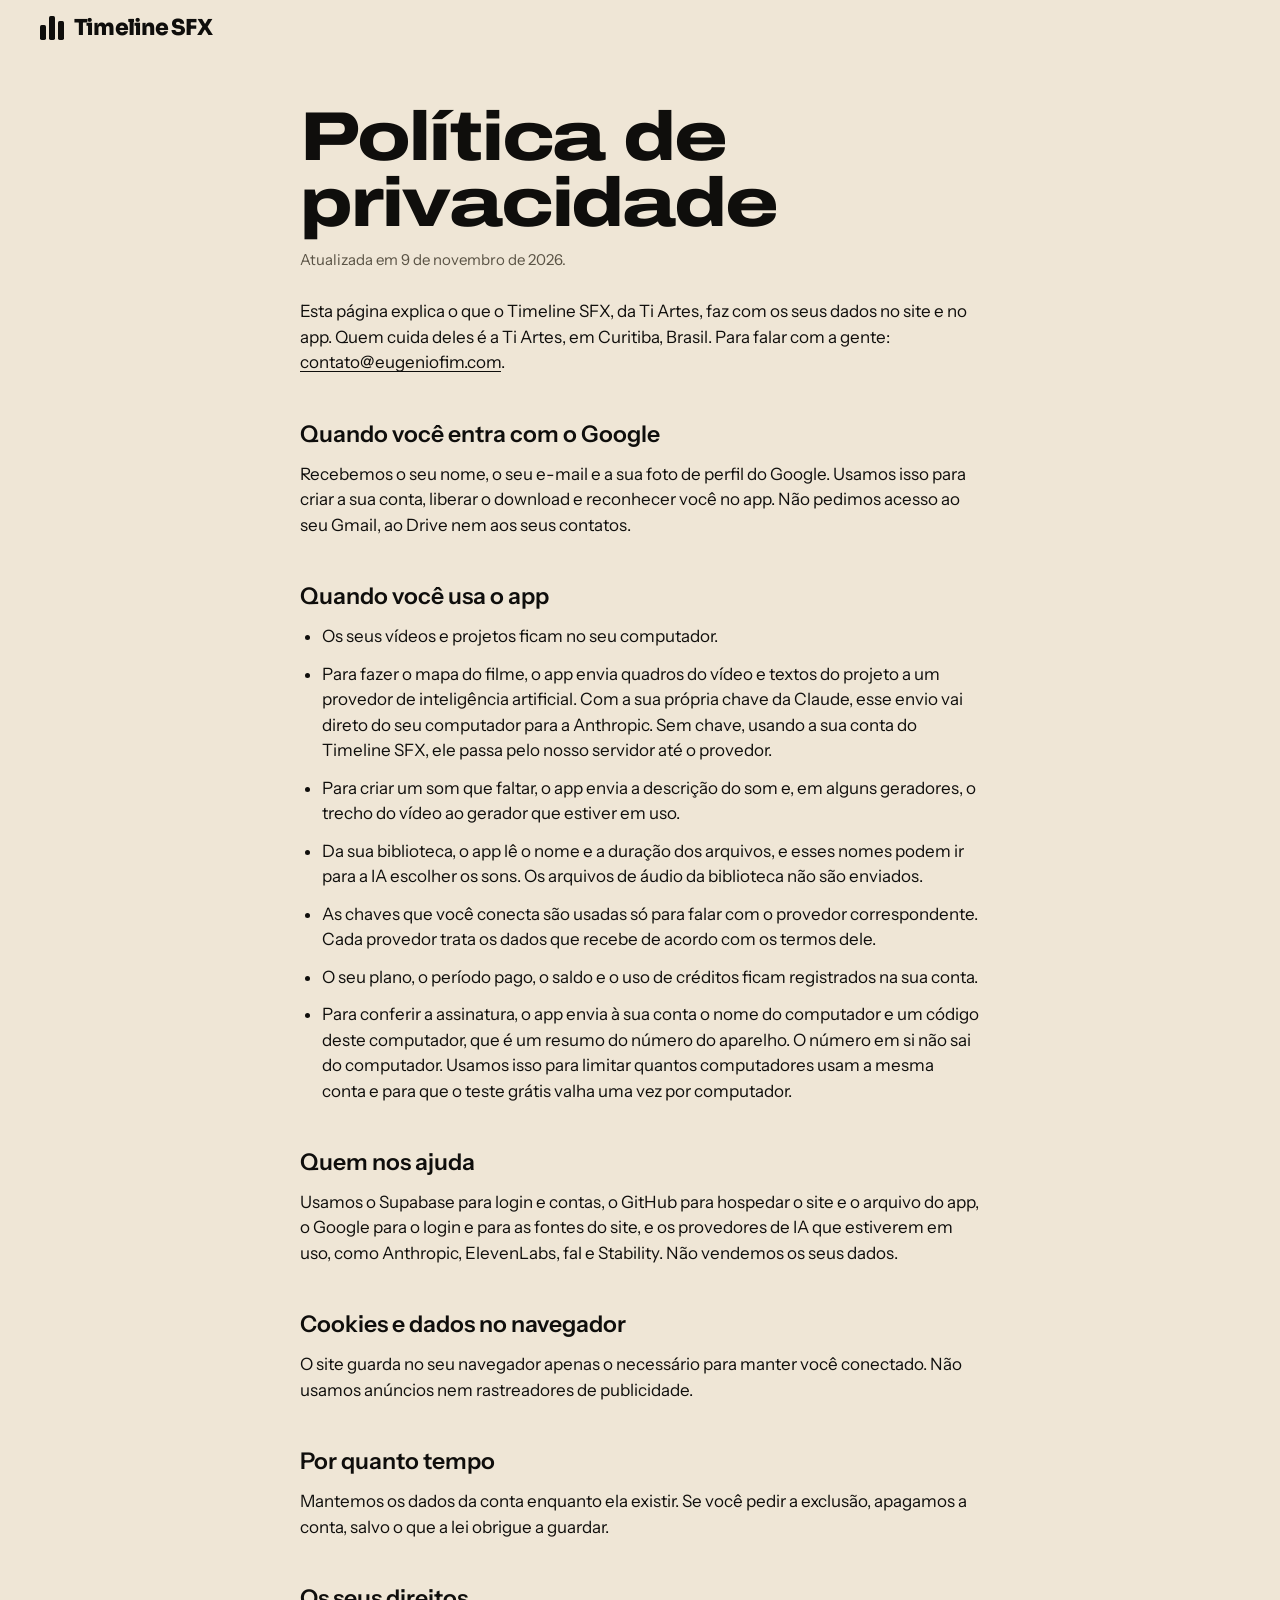
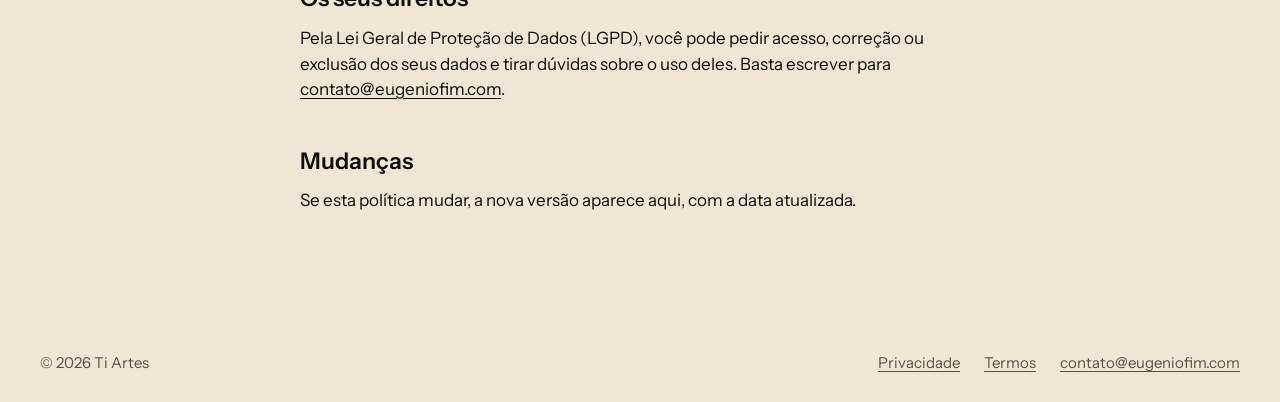
<file: privacidade.html>
<!doctype html>
<html lang="pt-BR">
<head>
<meta charset="utf-8">
<meta name="viewport" content="width=device-width, initial-scale=1">
<title>Política de privacidade · Timeline SFX</title>
<meta name="description" content="O que o Timeline SFX faz com os seus dados, no site e no app.">
<meta name="theme-color" content="#EFE6D6">
<link rel="preconnect" href="https://fonts.googleapis.com">
<link rel="preconnect" href="https://fonts.gstatic.com" crossorigin>
<link href="https://fonts.googleapis.com/css2?family=Archivo:wdth,wght@100..125,500..900&family=Instrument+Sans:wght@400..700&family=Sora:wght@800&display=swap" rel="stylesheet">
<link rel="stylesheet" href="estilo.css">
</head>
<body>
<header class="topo">
  <a class="marca" href="./" aria-label="Timeline SFX, início">
    <span class="barras" aria-hidden="true"><i></i><i></i><i></i></span>
    <span class="nome">Timeline <b>SFX</b></span>
  </a>
</header>
<main class="doc">
  <h1>Política de privacidade</h1>
  <p class="doc-data">Atualizada em 9 de novembro de 2026.</p>

  <p>Esta página explica o que o Timeline SFX, da Ti Artes, faz com os seus dados no site e no app. Quem cuida deles é a Ti Artes, em Curitiba, Brasil. Para falar com a gente: <a href="mailto:contato@eugeniofim.com">contato@eugeniofim.com</a>.</p>

  <h2>Quando você entra com o Google</h2>
  <p>Recebemos o seu nome, o seu e-mail e a sua foto de perfil do Google. Usamos isso para criar a sua conta, liberar o download e reconhecer você no app. Não pedimos acesso ao seu Gmail, ao Drive nem aos seus contatos.</p>

  <h2>Quando você usa o app</h2>
  <ul>
    <li>Os seus vídeos e projetos ficam no seu computador.</li>
    <li>Para fazer o mapa do filme, o app envia quadros do vídeo e textos do projeto a um provedor de inteligência artificial. Com a sua própria chave da Claude, esse envio vai direto do seu computador para a Anthropic. Sem chave, usando a sua conta do Timeline SFX, ele passa pelo nosso servidor até o provedor.</li>
    <li>Para criar um som que faltar, o app envia a descrição do som e, em alguns geradores, o trecho do vídeo ao gerador que estiver em uso.</li>
    <li>Da sua biblioteca, o app lê o nome e a duração dos arquivos, e esses nomes podem ir para a IA escolher os sons. Os arquivos de áudio da biblioteca não são enviados.</li>
    <li>As chaves que você conecta são usadas só para falar com o provedor correspondente. Cada provedor trata os dados que recebe de acordo com os termos dele.</li>
    <li>O seu plano, o período pago, o saldo e o uso de créditos ficam registrados na sua conta.</li>
    <li>Para conferir a assinatura, o app envia à sua conta o nome do computador e um código deste computador, que é um resumo do número do aparelho. O número em si não sai do computador. Usamos isso para limitar quantos computadores usam a mesma conta e para que o teste grátis valha uma vez por computador.</li>
  </ul>

  <h2>Quem nos ajuda</h2>
  <p>Usamos o Supabase para login e contas, o GitHub para hospedar o site e o arquivo do app, o Google para o login e para as fontes do site, e os provedores de IA que estiverem em uso, como Anthropic, ElevenLabs, fal e Stability. Não vendemos os seus dados.</p>

  <h2>Cookies e dados no navegador</h2>
  <p>O site guarda no seu navegador apenas o necessário para manter você conectado. Não usamos anúncios nem rastreadores de publicidade.</p>

  <h2>Por quanto tempo</h2>
  <p>Mantemos os dados da conta enquanto ela existir. Se você pedir a exclusão, apagamos a conta, salvo o que a lei obrigue a guardar.</p>

  <h2>Os seus direitos</h2>
  <p>Pela Lei Geral de Proteção de Dados (LGPD), você pode pedir acesso, correção ou exclusão dos seus dados e tirar dúvidas sobre o uso deles. Basta escrever para <a href="mailto:contato@eugeniofim.com">contato@eugeniofim.com</a>.</p>

  <h2>Mudanças</h2>
  <p>Se esta política mudar, a nova versão aparece aqui, com a data atualizada.</p>
</main>
<footer class="rodape">
  <span>© 2026 Ti Artes</span>
  <nav class="rodape-links" aria-label="Rodapé">
    <a href="privacidade.html">Privacidade</a>
    <a href="termos.html">Termos</a>
    <a href="mailto:contato@eugeniofim.com">contato@eugeniofim.com</a>
  </nav>
</footer>
</body>
</html>
</file>
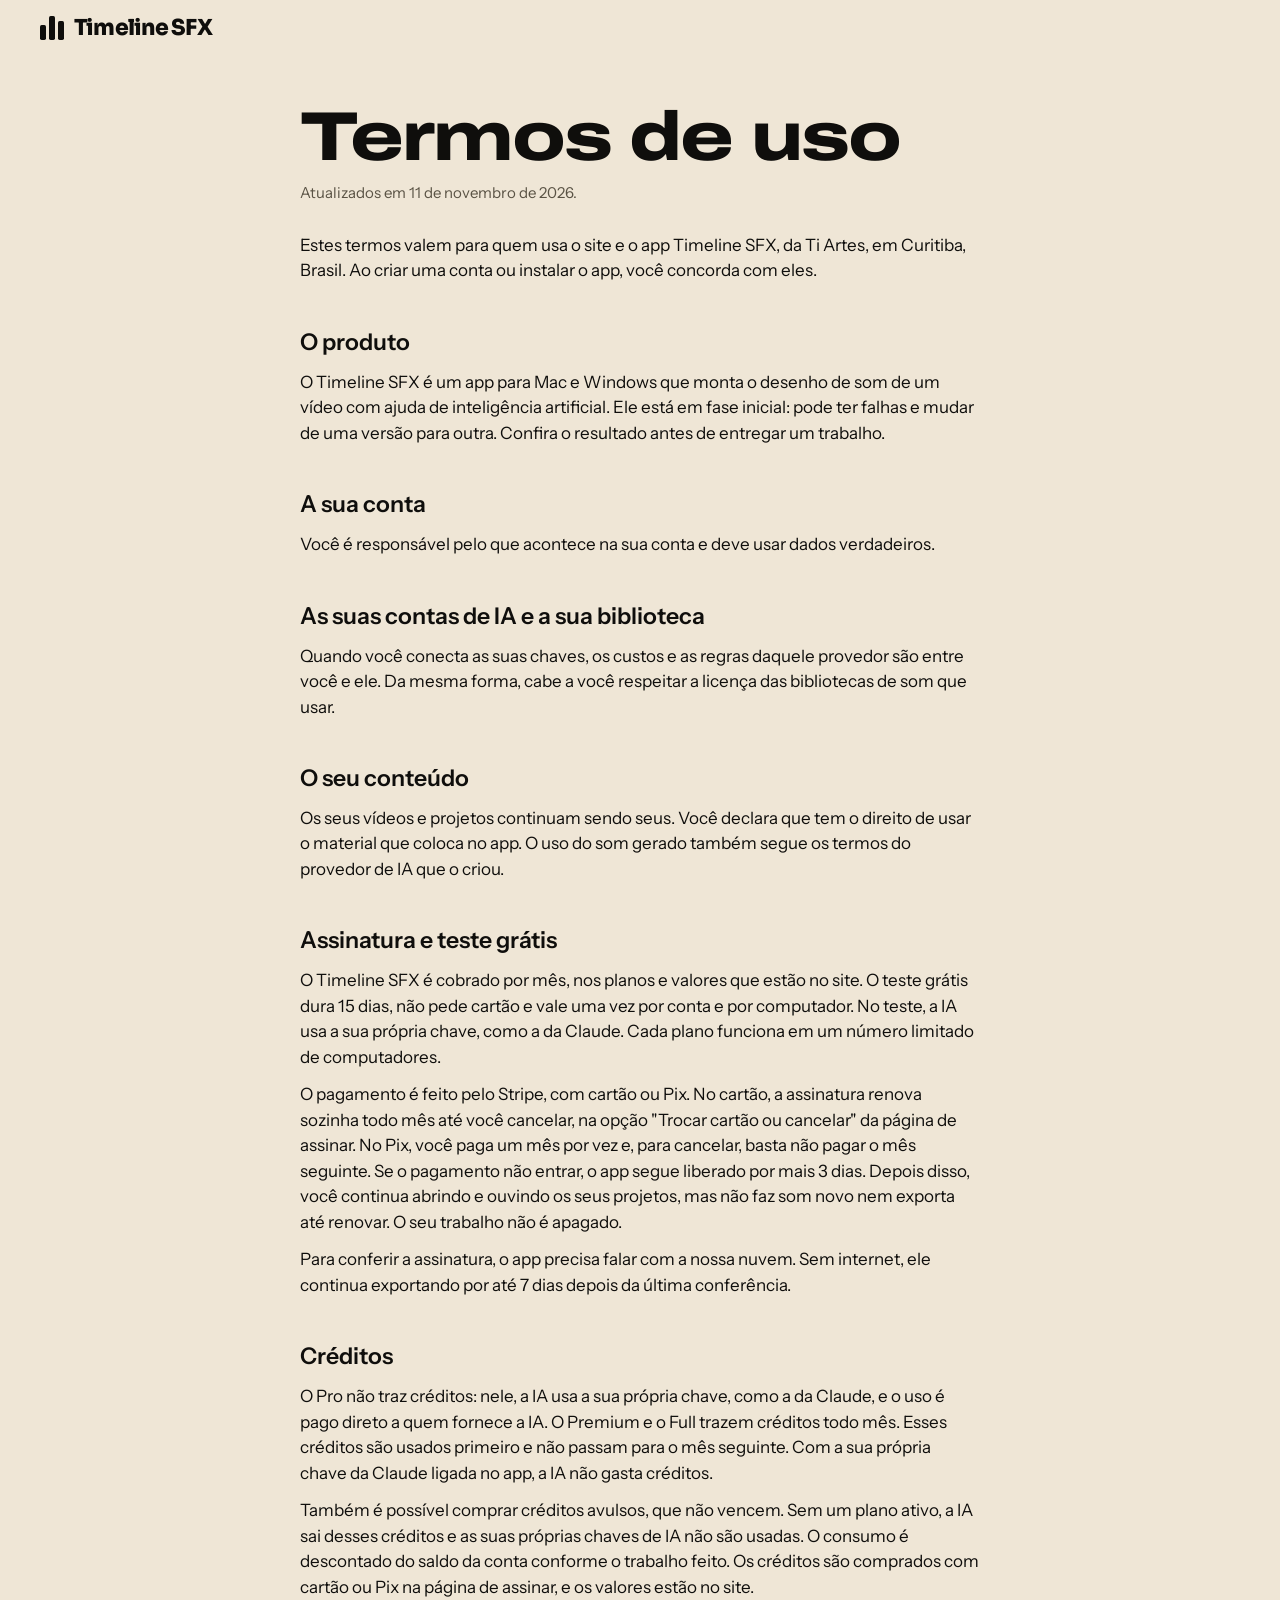
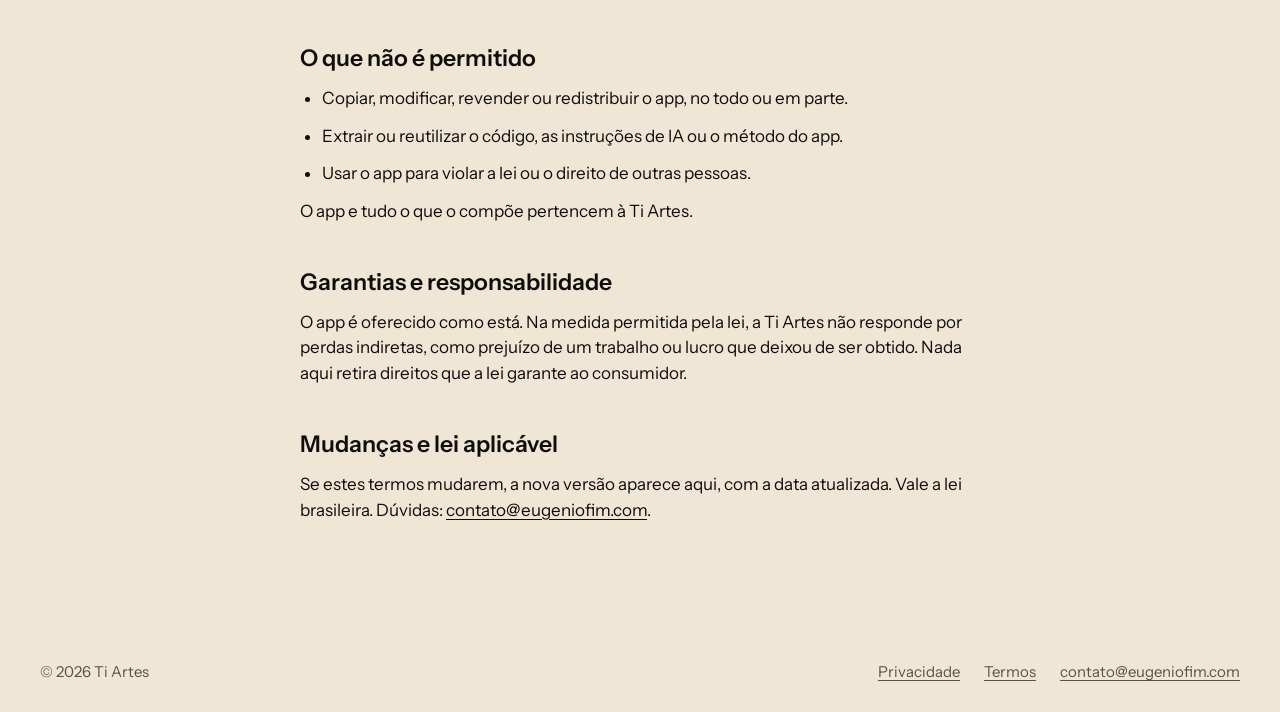
<file: termos.html>
<!doctype html>
<html lang="pt-BR">
<head>
<meta charset="utf-8">
<meta name="viewport" content="width=device-width, initial-scale=1">
<title>Termos de uso · Timeline SFX</title>
<meta name="description" content="As regras de uso do Timeline SFX.">
<meta name="theme-color" content="#EFE6D6">
<link rel="preconnect" href="https://fonts.googleapis.com">
<link rel="preconnect" href="https://fonts.gstatic.com" crossorigin>
<link href="https://fonts.googleapis.com/css2?family=Archivo:wdth,wght@100..125,500..900&family=Instrument+Sans:wght@400..700&family=Sora:wght@800&display=swap" rel="stylesheet">
<link rel="stylesheet" href="estilo.css">
</head>
<body>
<header class="topo">
  <a class="marca" href="./" aria-label="Timeline SFX, início">
    <span class="barras" aria-hidden="true"><i></i><i></i><i></i></span>
    <span class="nome">Timeline <b>SFX</b></span>
  </a>
</header>
<main class="doc">
  <h1>Termos de uso</h1>
  <p class="doc-data">Atualizados em 11 de novembro de 2026.</p>

  <p>Estes termos valem para quem usa o site e o app Timeline SFX, da Ti Artes, em Curitiba, Brasil. Ao criar uma conta ou instalar o app, você concorda com eles.</p>

  <h2>O produto</h2>
  <p>O Timeline SFX é um app para Mac e Windows que monta o desenho de som de um vídeo com ajuda de inteligência artificial. Ele está em fase inicial: pode ter falhas e mudar de uma versão para outra. Confira o resultado antes de entregar um trabalho.</p>

  <h2>A sua conta</h2>
  <p>Você é responsável pelo que acontece na sua conta e deve usar dados verdadeiros.</p>

  <h2>As suas contas de IA e a sua biblioteca</h2>
  <p>Quando você conecta as suas chaves, os custos e as regras daquele provedor são entre você e ele. Da mesma forma, cabe a você respeitar a licença das bibliotecas de som que usar.</p>

  <h2>O seu conteúdo</h2>
  <p>Os seus vídeos e projetos continuam sendo seus. Você declara que tem o direito de usar o material que coloca no app. O uso do som gerado também segue os termos do provedor de IA que o criou.</p>

  <h2>Assinatura e teste grátis</h2>
  <p>O Timeline SFX é cobrado por mês, nos planos e valores que estão no site. O teste grátis dura 15 dias, não pede cartão e vale uma vez por conta e por computador. No teste, a IA usa a sua própria chave, como a da Claude. Cada plano funciona em um número limitado de computadores.</p>
  <p>O pagamento é feito pelo Stripe, com cartão ou Pix. No cartão, a assinatura renova sozinha todo mês até você cancelar, na opção "Trocar cartão ou cancelar" da página de assinar. No Pix, você paga um mês por vez e, para cancelar, basta não pagar o mês seguinte. Se o pagamento não entrar, o app segue liberado por mais 3 dias. Depois disso, você continua abrindo e ouvindo os seus projetos, mas não faz som novo nem exporta até renovar. O seu trabalho não é apagado.</p>
  <p>Para conferir a assinatura, o app precisa falar com a nossa nuvem. Sem internet, ele continua exportando por até 7 dias depois da última conferência.</p>

  <h2>Créditos</h2>
  <p>O Pro não traz créditos: nele, a IA usa a sua própria chave, como a da Claude, e o uso é pago direto a quem fornece a IA. O Premium e o Full trazem créditos todo mês. Esses créditos são usados primeiro e não passam para o mês seguinte. Com a sua própria chave da Claude ligada no app, a IA não gasta créditos.</p>
  <p>Também é possível comprar créditos avulsos, que não vencem. Sem um plano ativo, a IA sai desses créditos e as suas próprias chaves de IA não são usadas. O consumo é descontado do saldo da conta conforme o trabalho feito. Os créditos são comprados com cartão ou Pix na página de assinar, e os valores estão no site.</p>

  <h2>O que não é permitido</h2>
  <ul>
    <li>Copiar, modificar, revender ou redistribuir o app, no todo ou em parte.</li>
    <li>Extrair ou reutilizar o código, as instruções de IA ou o método do app.</li>
    <li>Usar o app para violar a lei ou o direito de outras pessoas.</li>
  </ul>
  <p>O app e tudo o que o compõe pertencem à Ti Artes.</p>

  <h2>Garantias e responsabilidade</h2>
  <p>O app é oferecido como está. Na medida permitida pela lei, a Ti Artes não responde por perdas indiretas, como prejuízo de um trabalho ou lucro que deixou de ser obtido. Nada aqui retira direitos que a lei garante ao consumidor.</p>

  <h2>Mudanças e lei aplicável</h2>
  <p>Se estes termos mudarem, a nova versão aparece aqui, com a data atualizada. Vale a lei brasileira. Dúvidas: <a href="mailto:contato@eugeniofim.com">contato@eugeniofim.com</a>.</p>
</main>
<footer class="rodape">
  <span>© 2026 Ti Artes</span>
  <nav class="rodape-links" aria-label="Rodapé">
    <a href="privacidade.html">Privacidade</a>
    <a href="termos.html">Termos</a>
    <a href="mailto:contato@eugeniofim.com">contato@eugeniofim.com</a>
  </nav>
</footer>
</body>
</html>
</file>
<file: estilo.css>
/* Timeline SFX · site. Os valores e o porquê estão em DESIGN.md */
:root {
  --creme: #EFE6D6; --papel: #F7F1E6; --linha: #D9CCB4; --tinta: #0F0E0C; --tinta-2: #5A5345;
  --palco: #0B0B0D; --palco-2: #16161A; --marfim: #F4F4F6; --marfim-2: rgba(244, 244, 246, .66); --amarelo: #F5C451;
  --margem: 40px; --raio: 40px; --raio-p: 16px;
  --titulo: 'Archivo', 'Helvetica Neue', Arial, sans-serif;
  --texto: 'Instrument Sans', 'Helvetica Neue', Arial, sans-serif;
  --mono: 'JetBrains Mono', ui-monospace, Menlo, monospace;
  --logo: 'Sora', 'Helvetica Neue', Arial, sans-serif;
}
*, *::before, *::after { box-sizing: border-box; }
html { -webkit-text-size-adjust: 100%; }
html.lenis, html.lenis body { height: auto; }
.lenis.lenis-smooth { scroll-behavior: auto !important; }
.lenis.lenis-stopped { overflow: hidden; }
body { margin: 0; background: var(--creme); color: var(--tinta); font: 400 17px/1.5 var(--texto); -webkit-font-smoothing: antialiased; }
h1, h2, h3, p, ul, ol, figure { margin: 0; padding: 0; }
ul, ol { list-style: none; }
a { color: inherit; }
video, canvas, img { display: block; max-width: 100%; }
mark { background: var(--amarelo); color: var(--tinta); padding: 0 .14em; border-radius: .12em; -webkit-box-decoration-break: clone; box-decoration-break: clone; }
h1, h2 { font-family: var(--titulo); font-weight: 800; font-stretch: 125%; font-variation-settings: 'wdth' 125; letter-spacing: -.03em; line-height: .96; }
:focus-visible { outline: 3px solid var(--tinta); outline-offset: 3px; border-radius: 6px; }
.cena :focus-visible, .baixar :focus-visible, dialog :focus-visible, .video-palco :focus-visible, .videos :focus-visible { outline-color: var(--amarelo); }
.oculto { position: absolute; width: 1px; height: 1px; overflow: hidden; clip-path: inset(50%); white-space: nowrap; }
.pular { position: fixed; left: 12px; top: -60px; z-index: 50; background: var(--tinta); color: var(--creme); padding: 10px 16px; border-radius: 10px; }
.pular:focus { top: 12px; }

/* botões */
.botao { display: inline-flex; align-items: center; justify-content: center; gap: 10px; min-height: 48px; padding: 0 26px; border-radius: 999px; border: 1.5px solid transparent;
  font: 600 16px/1 var(--texto); text-decoration: none; cursor: pointer; transition: background-color .2s, color .2s, border-color .2s, transform .2s; }
.botao:active { transform: scale(.98); }
.botao svg { width: 22px; height: 22px; fill: none; stroke: currentColor; stroke-width: 2; stroke-linecap: round; stroke-linejoin: round; }
.botao--tinta { background: var(--tinta); color: var(--creme); }
.botao--tinta:hover { background: var(--amarelo); color: var(--tinta); }
.botao--fio { background: transparent; color: var(--tinta); border-color: var(--tinta); }
.botao--fio:hover { background: var(--tinta); color: var(--creme); }
.botao--amarelo { background: var(--amarelo); color: var(--tinta); }
.botao--amarelo:hover { background: var(--marfim); }
.botao--vidro { background: rgba(11, 11, 13, .62); color: var(--marfim); border-color: rgba(244, 244, 246, .26); }
.botao--vidro:hover { background: var(--marfim); color: var(--tinta); }
.botao--branco { background: var(--marfim); color: var(--tinta); }
.botao--branco:hover { background: var(--amarelo); }
.botao--p { min-height: 44px; padding: 0 20px; font-size: 15px; }
.botao--g { min-height: 60px; padding: 0 34px; font-size: 18px; }
.botao--branco svg { fill: initial; stroke: none; }

/* topo */
.topo { position: sticky; top: 0; z-index: 20; display: flex; align-items: center; gap: 32px; padding: 16px var(--margem); background: var(--creme); }
.topo { transition: transform .4s cubic-bezier(.2, .7, .2, 1); }
.topo--fora:not(:focus-within) { transform: translateY(-110%); }
.topo nav { display: flex; gap: 28px; margin-left: auto; }
.topo nav a { text-decoration: none; font-weight: 500; font-size: 16px; padding: 8px 0; }
.topo nav a:hover { text-decoration: underline; text-underline-offset: 4px; }
.marca { display: inline-flex; align-items: center; gap: 10px; text-decoration: none; color: inherit; --a: 24px; }
.barras { display: inline-flex; align-items: flex-end; gap: calc(var(--a) * .14); height: var(--a); }
.barras i { display: block; width: calc(var(--a) * .24); border-radius: calc(var(--a) * .07); background: var(--tinta); }
.barras i:nth-child(1) { height: 62%; } .barras i:nth-child(2) { height: 100%; } .barras i:nth-child(3) { height: 78%; }
.nome { font: 800 22px/1 var(--logo); letter-spacing: -.035em; white-space: nowrap; }
.nome b { font-weight: 800; }

/* herói */
.heroi { padding: 28px var(--margem) 0; }
/* a primeira linha mede 17,9 vezes o corpo: assim o título fica em duas linhas em qualquer largura */
.heroi h1 { font-size: clamp(2rem, calc((100vw - 2 * var(--margem)) / 17.9), 7.6rem); }
.heroi-pe { display: flex; justify-content: space-between; align-items: flex-end; gap: 48px; margin-top: 28px; }
.heroi-pe p { max-width: 54ch; font-size: 20px; line-height: 1.4; }
.heroi-acoes { display: flex; gap: 12px; flex: none; }
.video-cena { margin-top: 32px; perspective: 1600px; }
.video-palco { position: relative; aspect-ratio: 16 / 9; border-radius: var(--raio); overflow: hidden; background: var(--palco); transform-origin: 50% 0; will-change: transform;
  box-shadow: 0 40px 100px rgba(40, 28, 8, .28); }
.video-palco video { width: 100%; height: 100%; object-fit: cover; }
/* nas telas largas os botões moram na coluna vazia à esquerda do filme, sem cobrir imagem nem timeline */
.video-controles { position: absolute; left: 1.7%; top: 31%; width: 13.4%; display: flex; flex-direction: column; gap: 10px; }
.video-controles .botao { min-height: 44px; padding: 0 12px; font-size: 15px; white-space: nowrap; }
#som .corte { display: inline; } #som .onda { display: none; }
#som[aria-pressed="true"] .corte { display: none; } #som[aria-pressed="true"] .onda { display: inline; }
#som path:first-child { fill: currentColor; stroke: none; }
.legenda { margin-top: 14px; font-size: 15px; color: var(--tinta-2); }

/* manifesto */
.manifesto { padding: 150px var(--margem) 150px; }
.manifesto-texto { max-width: 25em; font: 500 clamp(1.75rem, 3.9vw, 4rem)/1.12 var(--texto); letter-spacing: -.02em; }
.manifesto-texto span { transition: none; }
.sons { display: grid; grid-template-columns: repeat(4, 1fr); gap: 10px 32px; margin-top: 88px; font: 800 clamp(1.05rem, 1.75vw, 1.7rem)/1.2 var(--titulo); font-stretch: 112%; font-variation-settings: 'wdth' 112; letter-spacing: -.015em; }
.nota { margin-top: 22px; font-size: 15px; color: var(--tinta-2); }

/* cena 3D */
.cena { height: 520vh; }
.cena-fixa { position: sticky; top: 0; height: 100vh; height: 100svh; padding: var(--inset, 20px); transition: none; }
.cena-palco { position: relative; width: 100%; height: 100%; overflow: hidden; background: var(--palco); color: var(--marfim); border-radius: var(--raio-cena, 40px); }
#cena3d { position: absolute; inset: 0; width: 100%; height: 100%; }
/* escurece o canto do texto: a timeline pode brilhar à vontade atrás dele */
.cena-palco::after { content: ''; position: absolute; inset: 0; z-index: 1; pointer-events: none; background: radial-gradient(70% 62% at 0% 100%, rgba(11, 11, 13, .9) 0%, rgba(11, 11, 13, .72) 46%, rgba(11, 11, 13, 0) 100%); }
.rotulos, .passos, .cena-barra { z-index: 2; }
.rotulos { position: absolute; inset: 0; pointer-events: none; }
.rotulos span { position: absolute; left: 0; top: 0; font: 400 13px/1 var(--mono); color: var(--marfim); white-space: nowrap; opacity: 0; will-change: transform, opacity; }
.passos { position: absolute; left: 48px; bottom: 56px; width: min(820px, calc(100% - 96px)); }
.passo { position: absolute; left: 0; bottom: 0; width: 100%; opacity: 0; transform: translateY(26px); will-change: transform, opacity; }
.passo-n { font: 400 15px/1 var(--mono); color: var(--amarelo); }
.passo h2 { margin-top: 14px; font-size: clamp(2.8rem, 6.4vw, 6.6rem); }
.passo p { margin-top: 16px; max-width: 36ch; font-size: 20px; line-height: 1.38; color: var(--marfim); }
.passo-dado { display: inline-block; margin-top: 18px; font: 400 15px/1 var(--mono); color: var(--marfim-2); }
.cena-barra { position: absolute; right: 48px; bottom: 84px; width: 160px; height: 2px; background: rgba(244, 244, 246, .2); }
.cena-barra i { display: block; height: 100%; width: 100%; background: var(--amarelo); transform: scaleX(0); transform-origin: 0 50%; }

/* modelo aberto */
.aberto { padding: 150px var(--margem) 0; }
.aberto-topo { display: grid; grid-template-columns: 1.5fr 1fr; gap: 48px; align-items: end; }
.aberto h2 { font-size: clamp(2.5rem, 5.5vw, 6.2rem); }
.aberto-topo p { font-size: 20px; line-height: 1.4; max-width: 40ch; }
.aberto-grade { display: grid; grid-template-columns: 1.1fr 1fr; gap: 20px; margin-top: 64px; }
.card--biblioteca { background: var(--palco); color: var(--marfim); border-radius: var(--raio); padding: 44px; display: flex; flex-direction: column; min-height: 460px; }
.etiqueta { font: 400 14px/1 var(--mono); color: var(--amarelo); }
.card--biblioteca h3 { margin-top: 18px; font: 800 clamp(1.8rem, 3vw, 2.9rem)/1.02 var(--titulo); font-stretch: 125%; font-variation-settings: 'wdth' 125; letter-spacing: -.025em; }
.card--biblioteca p { margin-top: 16px; max-width: 42ch; font-size: 19px; line-height: 1.4; color: var(--marfim-2); }
.bib-medidor { margin-top: 32px; }
.bib-rotulo { font: 600 14px/1 var(--mono); color: var(--amarelo); }
.bib-barras { display: flex; align-items: flex-end; gap: 6px; height: 96px; margin-top: 12px; border-bottom: 1px solid rgba(244, 244, 246, .26); }
.bib-barras i { flex: 1; height: calc(var(--n) * 8.33%); border-radius: 4px 4px 0 0; background: var(--amarelo); opacity: calc(.2 + var(--n) * .066); }
.bib-eixo { display: flex; justify-content: space-between; gap: 16px; margin-top: 10px; font: 400 14px/1.25 var(--mono); color: var(--marfim-2); }
.bib-dicas { margin-top: 36px; }
.bib-dicas h4 { font: 600 21px/1.2 var(--texto); }
.bib-dicas ol { counter-reset: dica; display: grid; gap: 12px; margin-top: 16px; max-width: 54ch; font-size: 18px; line-height: 1.38; }
.bib-dicas li { counter-increment: dica; display: grid; grid-template-columns: 30px 1fr; color: var(--marfim); }
.bib-dicas li::before { content: counter(dica); font: 600 16px/1.55 var(--mono); color: var(--amarelo); }
.arquivos { margin-top: auto; padding-top: 18px; display: grid; gap: 10px; font: 400 15px/1.3 var(--mono); }
.arquivos li::before { content: '✓'; color: var(--amarelo); margin-right: 12px; }
.conectores { display: grid; grid-auto-rows: 1fr; background: var(--papel); border-radius: var(--raio); padding: 12px 44px; }
.conectores li { display: flex; flex-direction: column; justify-content: center; gap: 4px; padding: 26px 0; border-top: 1px solid var(--linha); }
.conectores li:first-child { border-top: 0; }
.conectores b { font: 800 clamp(1.4rem, 2.2vw, 2.1rem)/1.1 var(--titulo); font-stretch: 118%; font-variation-settings: 'wdth' 118; letter-spacing: -.02em; }
.conectores span { font-size: 17px; color: var(--tinta-2); }

/* valores */
.valores { padding: 150px var(--margem) 150px; }
.valores h2 { font-size: clamp(2.5rem, 5.5vw, 6.2rem); }
.planos { display: grid; grid-template-columns: repeat(3, 1fr); gap: 20px; margin-top: 64px; }
.plano { display: flex; flex-direction: column; background: var(--papel); border-radius: var(--raio); padding: 40px; }
.plano--destaque { background: var(--palco); color: var(--marfim); }
.plano .etiqueta { color: var(--tinta-2); }
.plano--destaque .etiqueta { color: var(--amarelo); }
.plano h3 { margin-top: 18px; font: 800 clamp(1.7rem, 2.6vw, 2.6rem)/1.02 var(--titulo); font-stretch: 125%; font-variation-settings: 'wdth' 125; letter-spacing: -.025em; }
.plano-preco { margin-top: 30px; font: 800 clamp(2.4rem, 3.6vw, 4.4rem)/1 var(--titulo); font-stretch: 125%; font-variation-settings: 'wdth' 125; letter-spacing: -.03em; white-space: nowrap; }
.plano-preco small { margin-left: 6px; font: 500 18px/1 var(--texto); font-stretch: 100%; font-variation-settings: normal; letter-spacing: 0; color: var(--tinta-2); }
.plano--destaque .plano-preco { color: var(--amarelo); }
.plano--destaque .plano-preco small { color: var(--marfim-2); }
.plano-nota { margin-top: 12px; min-height: 2.8em; font-size: 17px; font-weight: 500; line-height: 1.4; }
.plano ul { display: grid; gap: 10px; margin: 22px 0 32px; font-size: 17px; line-height: 1.35; }
.plano li { display: grid; grid-template-columns: 24px 1fr; }
.plano li::before { content: '✓'; }
.plano--destaque li::before { color: var(--amarelo); }
.plano .botao { margin-top: auto; }
.planos-sons { margin-top: 32px; max-width: 68ch; font-size: 20px; line-height: 1.4; }
.planos-sons b { font-weight: 600; background: var(--amarelo); padding: 0 .14em; border-radius: .12em; }
.planos-miudo { margin-top: 10px; max-width: 68ch; font-size: 17px; line-height: 1.45; color: var(--tinta-2); }
.valores-grade { display: grid; grid-template-columns: 1fr 1.1fr; margin-top: 72px; border-top: 2px solid var(--tinta); }
.valor { padding: 40px 0 0; }
.valor--creditos { padding-left: 56px; border-left: 1px solid var(--linha); }
.valor--chaves { padding-right: 56px; }
.valor h3 { font: 600 20px/1.3 var(--texto); }
.valor-grande { margin: 26px 0 12px; font: 800 clamp(2.1rem, 4vw, 4.6rem)/1.05 var(--titulo); font-stretch: 125%; font-variation-settings: 'wdth' 125; letter-spacing: -.03em; }
.valor-grande b { background: var(--amarelo); padding: 0 .12em; border-radius: .1em; font-weight: 800; white-space: nowrap; }
.valor table { width: 100%; margin-top: 14px; border-collapse: collapse; }
.valor th, .valor td { padding: 18px 0; border-bottom: 1px solid var(--linha); text-align: left; font: 800 clamp(1.3rem, 2.3vw, 2.2rem)/1 var(--titulo); font-stretch: 118%; font-variation-settings: 'wdth' 118; letter-spacing: -.02em; }
.valor td { text-align: right; font: 500 clamp(1.05rem, 1.5vw, 1.4rem)/1 var(--texto); letter-spacing: 0; font-stretch: 100%; font-variation-settings: normal; }

/* baixar */
.baixar { padding: 0 20px 20px; }
.baixar-palco { background: var(--palco); color: var(--marfim); border-radius: var(--raio); padding: 96px 40px 44px; display: flex; flex-direction: column; align-items: center; text-align: center; }
.marca--grande { --a: clamp(52px, 8.6vw, 128px); gap: clamp(14px, 2vw, 30px); }
.marca--grande .barras i { background: var(--amarelo); box-shadow: 0 0 40px rgba(245, 196, 81, .45); }
.marca--grande .nome { font-size: clamp(2.7rem, 9.2vw, 9.4rem); letter-spacing: -.04em; }
.marca--grande .nome b { color: var(--amarelo); }
.baixar-caixa { margin-top: 56px; display: flex; flex-direction: column; align-items: center; width: 100%; max-width: 760px; }
.baixar-passos, .baixar-miudo { max-width: 560px; }
.baixar-caixa[hidden] { display: none; }
.baixar-botoes { display: flex; flex-wrap: wrap; justify-content: center; gap: 14px; }
.baixar-botoes .botao[hidden] { display: none; }
.baixar-botoes .botao--branco svg { fill: none; stroke: currentColor; }   /* o branco do Google pinta o próprio ícone; a seta não */
.baixar-passos[hidden] { display: none; }
.baixar-frase { font-size: clamp(1.3rem, 2.2vw, 1.8rem); font-weight: 500; line-height: 1.25; margin-bottom: 26px; }
.baixar-miudo { margin-top: 16px; font-size: 15px; color: var(--marfim-2); }
.baixar-aviso { margin-top: 12px; font-size: 16px; color: var(--amarelo); min-height: 1.5em; }
.baixar-passos { margin-top: 28px; padding: 22px 26px; border-radius: var(--raio-p); background: var(--palco-2); text-align: left; counter-reset: p; display: grid; gap: 12px; font-size: 16px; line-height: 1.42; }
.baixar-passos li { counter-increment: p; display: grid; grid-template-columns: 26px 1fr; }
.baixar-passos li::before { content: counter(p); font: 600 15px/1.5 var(--mono); color: var(--amarelo); }
.link-sair { margin-top: 18px; background: none; border: 0; color: var(--marfim-2); font: 500 15px/1 var(--texto); text-decoration: underline; text-underline-offset: 3px; cursor: pointer; padding: 10px; }
.link-sair:hover { color: var(--marfim); }
.baixar-req { margin-top: 60px; font: 400 14px/1.4 var(--mono); color: var(--marfim-2); }

.rodape { display: flex; justify-content: space-between; gap: 16px; padding: 28px var(--margem); font-size: 15px; color: var(--tinta-2); }
.rodape a { text-underline-offset: 3px; }
.rodape-links { display: flex; flex-wrap: wrap; gap: 8px 24px; }

/* privacidade e termos */
.doc { max-width: 760px; margin: 0 auto; padding: 48px var(--margem) 110px; }
.doc h1 { font-size: clamp(2.4rem, 5.4vw, 4.4rem); }
.doc h2 { margin-top: 44px; font: 600 23px/1.3 var(--texto); font-stretch: 100%; font-variation-settings: normal; letter-spacing: 0; }
.doc p, .doc li { margin-top: 12px; }
.doc ul { list-style: disc; padding-left: 1.3em; }
.doc a { text-underline-offset: 3px; }
.doc-data { color: var(--tinta-2); font-size: 15px; margin-bottom: 28px; }

/* o WhatsApp, preso na lateral direita */
.whats { position: fixed; right: 0; top: 50%; z-index: 30; display: flex; flex-direction: column; align-items: center; gap: 10px; padding: 14px 10px; transform: translateY(-50%); border-radius: 14px 0 0 14px; background: #25D366; color: var(--tinta); font: 600 14px/1 var(--texto); text-decoration: none; transition: padding .25s ease; }
.whats:hover { padding-right: 16px; }
.whats:focus-visible { outline: 3px solid var(--tinta); outline-offset: 2px; }
.whats svg { width: 24px; height: 24px; fill: currentColor; }
.whats span { writing-mode: vertical-rl; transform: rotate(180deg); }

/* a voz presa à rolagem (voz.js): o disco gira com a locução, para os dois lados */
.voz { position: fixed; right: 20px; bottom: 20px; z-index: 30; display: inline-flex; align-items: center; gap: 10px; min-height: 48px; padding: 0 18px 0 7px; border-radius: 999px; border: 1.5px solid rgba(244, 244, 246, .24); background: var(--palco); color: var(--marfim); font: 600 15px/1 var(--texto); cursor: pointer; }
.voz:hover { border-color: var(--amarelo); }
.voz:focus-visible { outline-color: var(--amarelo); }
.voz[aria-pressed="true"] { border-color: var(--amarelo); }
.voz:disabled { opacity: .6; cursor: default; }
.voz-disco { position: relative; flex: none; width: 34px; height: 34px; border-radius: 50%; background: radial-gradient(circle, var(--amarelo) 0 19%, var(--palco) 20% 25%, transparent 26%), repeating-radial-gradient(circle, #33333b 0 1px, #17171b 1px 3px); }
.voz-disco::after { content: ''; position: absolute; left: 50%; top: 2px; width: 2px; height: 7px; margin-left: -1px; border-radius: 1px; background: var(--marfim); }

/* vídeos em pé (10/11): o overview e a apresentação; tocam no mesmo diálogo do review */
.videos { padding: 150px var(--margem) 0; }
.videos h2 { font-size: clamp(2.5rem, 5.5vw, 6.2rem); }
.videos-grade { display: grid; grid-template-columns: 1fr 1fr; gap: 20px; margin-top: 64px; }
.video-card { display: grid; grid-template-columns: minmax(150px, 240px) 1fr; gap: 32px; align-items: end; background: var(--palco); color: var(--marfim); border-radius: var(--raio); padding: 28px; }
.video-capa { position: relative; display: block; width: 100%; padding: 0; border: 0; border-radius: 20px; overflow: hidden; background: #000; cursor: pointer; aspect-ratio: 9 / 16; }
.video-capa img { display: block; width: 100%; height: 100%; object-fit: cover; transition: transform .5s ease; }
.video-capa:hover img { transform: scale(1.03); }
.video-play { position: absolute; left: 50%; top: 50%; width: 64px; height: 64px; margin: -32px 0 0 -32px; border-radius: 50%; background: var(--amarelo); color: var(--tinta); display: grid; place-items: center; }
.video-play svg { width: 24px; height: 24px; margin-left: 3px; fill: currentColor; }
.video-texto h3 { margin-top: 14px; font: 800 clamp(1.5rem, 2.2vw, 2.2rem)/1.04 var(--titulo); font-stretch: 125%; font-variation-settings: 'wdth' 125; letter-spacing: -.025em; }
.video-texto p { margin-top: 14px; max-width: 36ch; font-size: 18px; line-height: 1.4; color: var(--marfim-2); }
.video-texto .botao { margin-top: 24px; }

/* a página de assinar */
.assinar { padding: 56px var(--margem) 120px; }
.assinar h1 { font: 800 clamp(2.5rem, 5.5vw, 5.2rem)/.96 var(--titulo); font-stretch: 125%; font-variation-settings: 'wdth' 125; letter-spacing: -.03em; }
.assinar h2 { font: 800 clamp(1.8rem, 3.2vw, 3rem)/1 var(--titulo); font-stretch: 125%; font-variation-settings: 'wdth' 125; letter-spacing: -.025em; }
.assinar-lead { margin-top: 18px; max-width: 60ch; font-size: 20px; line-height: 1.4; }
.assinar-aviso { margin-top: 24px; padding: 16px 20px; border-radius: var(--raio-p); background: var(--amarelo); color: var(--tinta); font-size: 17px; font-weight: 600; line-height: 1.35; }
.assinar-conta { display: flex; flex-wrap: wrap; align-items: center; gap: 12px; margin-top: 28px; font-size: 17px; }
.assinar-conta [hidden] { display: none; }
.assinar .planos { margin-top: 36px; }
.assinar-cupom { display: flex; flex-wrap: wrap; align-items: center; gap: 10px 12px; margin-top: 22px; padding: 16px 18px; border-radius: var(--raio-p); background: var(--papel); max-width: 640px; }
.assinar-cupom label { font-size: 17px; font-weight: 600; margin-right: 4px; }
.assinar-cupom input, .cupons-form input { flex: 1 1 180px; min-height: 44px; padding: 0 14px; border: 1.5px solid var(--linha); border-radius: 12px; background: #fff; font: 600 16px/1 var(--mono); color: var(--tinta); text-transform: uppercase; }
.cupons-form { display: grid; grid-template-columns: repeat(auto-fit, minmax(170px, 1fr)); gap: 14px; margin-top: 28px; padding: 22px; border-radius: var(--raio-p); background: var(--papel); max-width: 900px; }
.cupons-form label { display: grid; gap: 6px; font-size: 15px; font-weight: 600; }
.cupons-form input { text-transform: none; }
.cupons-form .botao { align-self: end; }
.cupons-lista { margin-top: 28px; display: grid; gap: 12px; max-width: 900px; }
.cupom-linha { display: grid; gap: 6px; padding: 16px 18px; border-radius: var(--raio-p); background: var(--papel); font-size: 16px; }
.cupom-linha b { font: 700 18px/1.2 var(--mono); }
.cupom-linha .acoes { display: flex; flex-wrap: wrap; gap: 8px; margin-top: 6px; }
.cupom-linha.desligado { opacity: .55; }
.plano-formas { display: grid; gap: 10px; margin-top: auto; }
.plano--escolhido { outline: 3px solid var(--amarelo); outline-offset: 3px; }
.plano-assinar { display: block; margin-top: 12px; text-align: center; font-size: 16px; font-weight: 600; text-underline-offset: 3px; }
.assinar-creditos { margin-top: 72px; }
.creditos-lista { display: grid; grid-template-columns: repeat(3, 1fr); gap: 20px; margin-top: 28px; }
.credito { display: flex; flex-direction: column; background: var(--papel); border-radius: var(--raio-p); padding: 28px; }
.credito-valor { font: 800 clamp(1.8rem, 2.6vw, 2.6rem)/1 var(--titulo); font-stretch: 125%; font-variation-settings: 'wdth' 125; letter-spacing: -.02em; }
.credito-nota { margin: 8px 0 20px; font-size: 17px; }
.assinar .planos-miudo a { text-underline-offset: 3px; }

/* review */
dialog#d-review { border: 0; padding: 0; background: transparent; max-width: none; max-height: none; }
dialog#d-review::backdrop { background: rgba(11, 11, 13, .9); }
dialog#d-review video { height: min(90vh, 900px); height: min(90svh, 900px); width: auto; border-radius: 22px; background: #000; }
.fechar { position: fixed; top: 18px; right: 18px; width: 48px; height: 48px; border-radius: 50%; border: 0; background: var(--marfim); color: var(--tinta); cursor: pointer; display: grid; place-items: center; }
.fechar svg { width: 22px; height: 22px; fill: none; stroke: currentColor; stroke-width: 2.2; stroke-linecap: round; }

@media (max-width: 1200px) {
  .video-palco { aspect-ratio: auto; }
  .video-palco video { aspect-ratio: 16 / 9; height: auto; }
  .video-controles { position: static; width: auto; flex-direction: row; justify-content: center; padding: 14px; background: var(--palco); }
  .video-controles .botao { padding: 0 22px; }
}
@media (max-width: 1100px) {
  .videos-grade { grid-template-columns: 1fr; }
  .planos { grid-template-columns: 1fr; }
  .creditos-lista { grid-template-columns: 1fr; }
  .plano--destaque { order: -1; }
  .plano-nota { min-height: 0; }
}
@media (max-width: 860px) {
  .topo nav { display: none; }
  .topo .botao { margin-left: auto; }
}
/* tela em pé: o começo das trilhas fica fora do quadro, então os nomes saem */
@media (max-aspect-ratio: 1/1) { .rotulos { display: none; } }
@media (max-width: 1000px) {
  .heroi-pe { flex-direction: column; align-items: flex-start; gap: 22px; }
  .aberto-topo, .aberto-grade { grid-template-columns: 1fr; }
  .aberto-topo { gap: 22px; }
  .sons { grid-template-columns: repeat(2, 1fr); }
  .valores-grade { grid-template-columns: 1fr; }
  .valor--creditos { padding-left: 0; border-left: 0; }
  .valor--chaves { padding-right: 0; padding-bottom: 40px; border-bottom: 1px solid var(--linha); }
}
@media (max-width: 680px) {
  :root { --margem: 20px; --raio: 28px; }
  body { font-size: 17px; }
  .topo { gap: 12px; padding-block: 12px; }
  .topo nav { display: none; }
  .topo .botao { margin-left: auto; }
  .nome { font-size: 20px; }
  .heroi { padding-top: 16px; }
  .heroi h1 { font-size: 10.1vw; }
  .heroi-pe p { font-size: 18px; }
  .heroi-acoes { width: 100%; flex-direction: column; }
  .heroi-acoes .botao { width: 100%; }
  .video-controles { flex-direction: column; }
  .video-controles .botao { width: 100%; }
  .cena-palco::after { background: linear-gradient(to top, rgba(11, 11, 13, .92) 0%, rgba(11, 11, 13, .7) 34%, rgba(11, 11, 13, 0) 62%); }
  .manifesto { padding-block: 96px; }
  .sons { margin-top: 56px; gap: 12px 18px; }
  .cena-fixa { padding: 10px; }
  .passos { left: 24px; bottom: 96px; width: calc(100% - 48px); }
  .passo p { font-size: 18px; }
  .cena-barra { left: 24px; right: 24px; width: auto; bottom: 76px; }
  .aberto { padding-top: 96px; }
  .card--biblioteca { padding: 30px; min-height: 0; }
  .conectores { padding: 4px 28px; }
  .arquivos { font-size: 13px; }
  .bib-dicas ol { font-size: 17px; }
  .bib-eixo { font-size: 12px; }
  .voz { right: 12px; bottom: 12px; }
  .whats { padding: 11px 7px; }
  .whats svg { width: 22px; height: 22px; }
  .whats span { display: none; }
  .videos { padding-top: 96px; }
  .video-card { grid-template-columns: 118px 1fr; gap: 18px; padding: 20px; align-items: center; }
  .video-play { width: 46px; height: 46px; margin: -23px 0 0 -23px; }
  .video-play svg { width: 18px; height: 18px; }
  .video-texto .etiqueta { font-size: 12px; }
  .video-texto h3 { font-size: 1.35rem; }
  .video-texto p { font-size: 16px; }
  .video-texto .botao { width: 100%; padding: 0 14px; }
  .valores { padding-block: 96px; }
  .plano { padding: 30px; }
  .plano .botao { width: 100%; }
  .baixar { padding: 0 10px 10px; }
  .baixar-palco { padding: 64px 22px 32px; }
  .baixar-caixa .botao { width: 100%; }
  .rodape { flex-direction: column; }
}

/* sem movimento: tudo parado, os passos em lista */
.sem-movimento .cena { height: auto; }
.sem-movimento .cena-fixa { position: static; height: auto; padding: 20px var(--margem); }
.sem-movimento .cena-palco { height: auto; padding: 56px 40px; }
.sem-movimento #cena3d, .sem-movimento .rotulos, .sem-movimento .cena-barra { display: none; }
.sem-movimento .passos { position: static; width: 100%; display: grid; gap: 56px; }
.sem-movimento .passo { position: static; opacity: 1; transform: none; }
</file>
